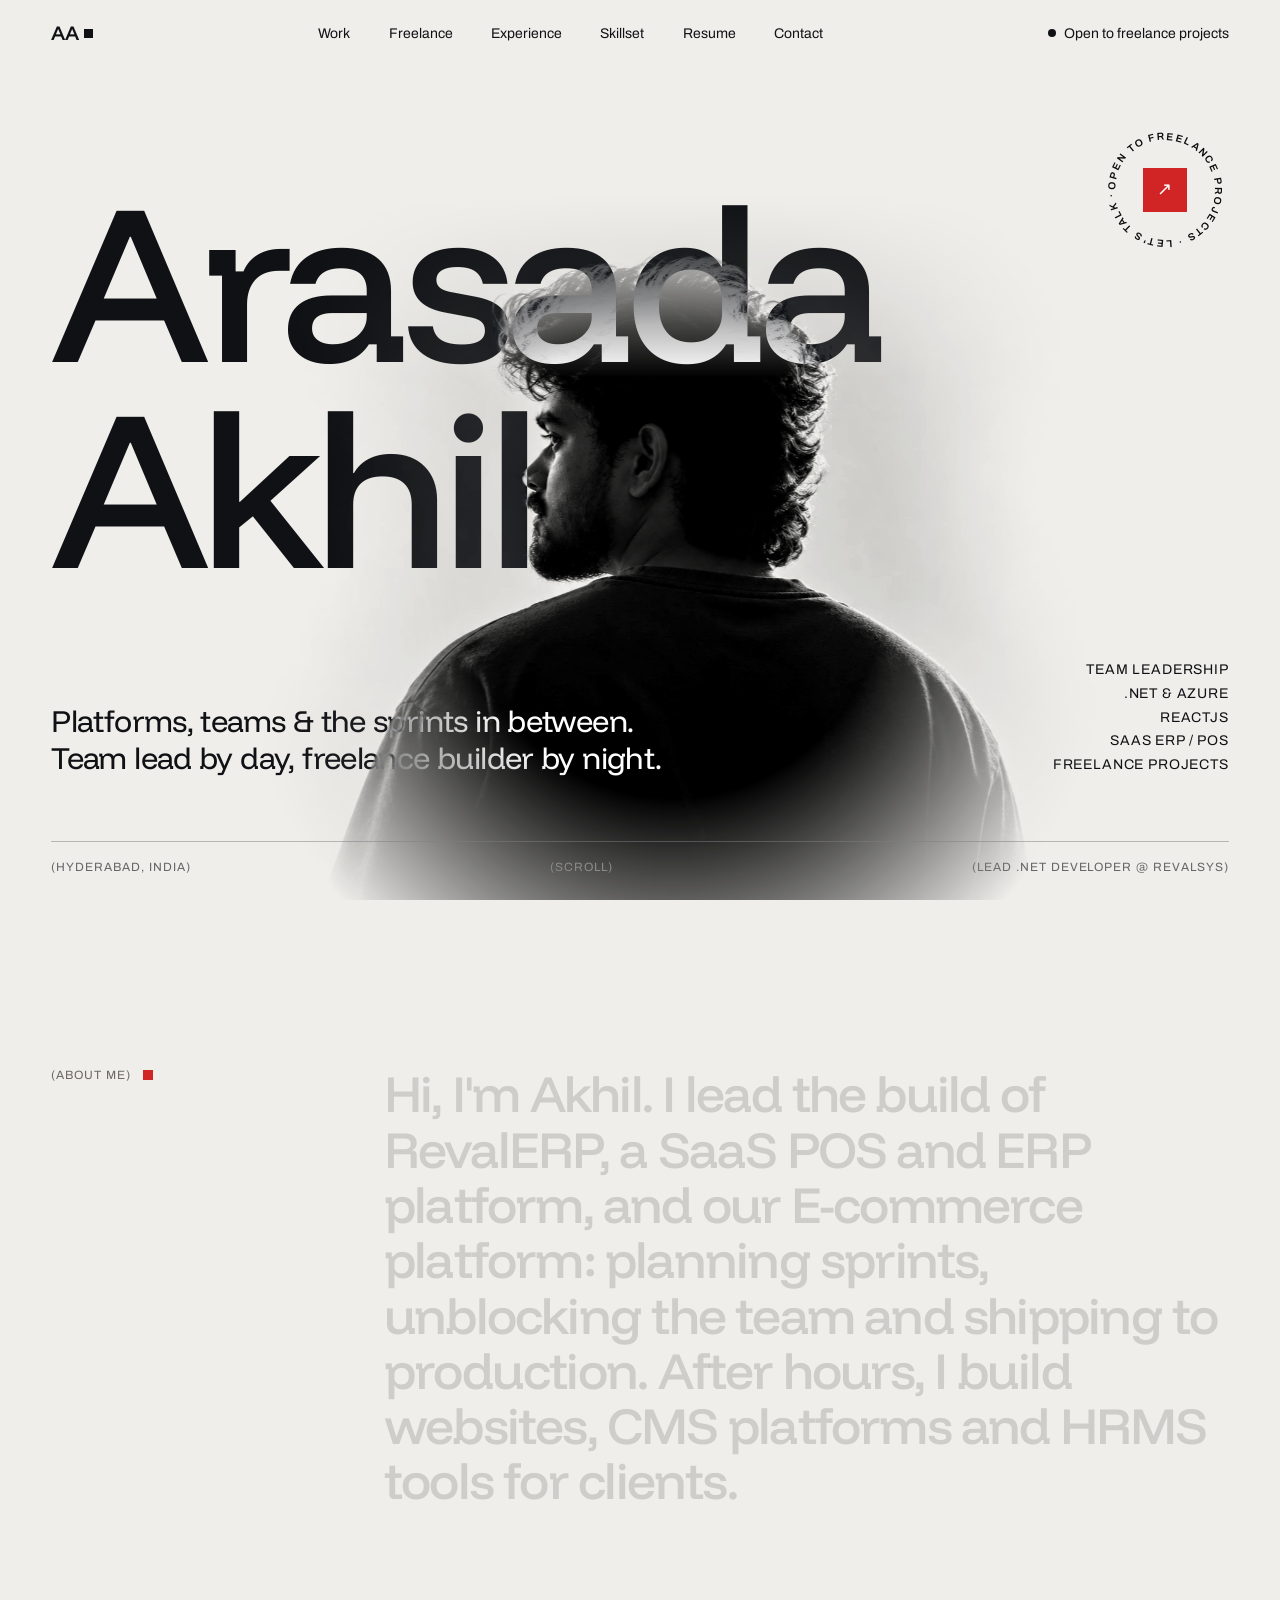
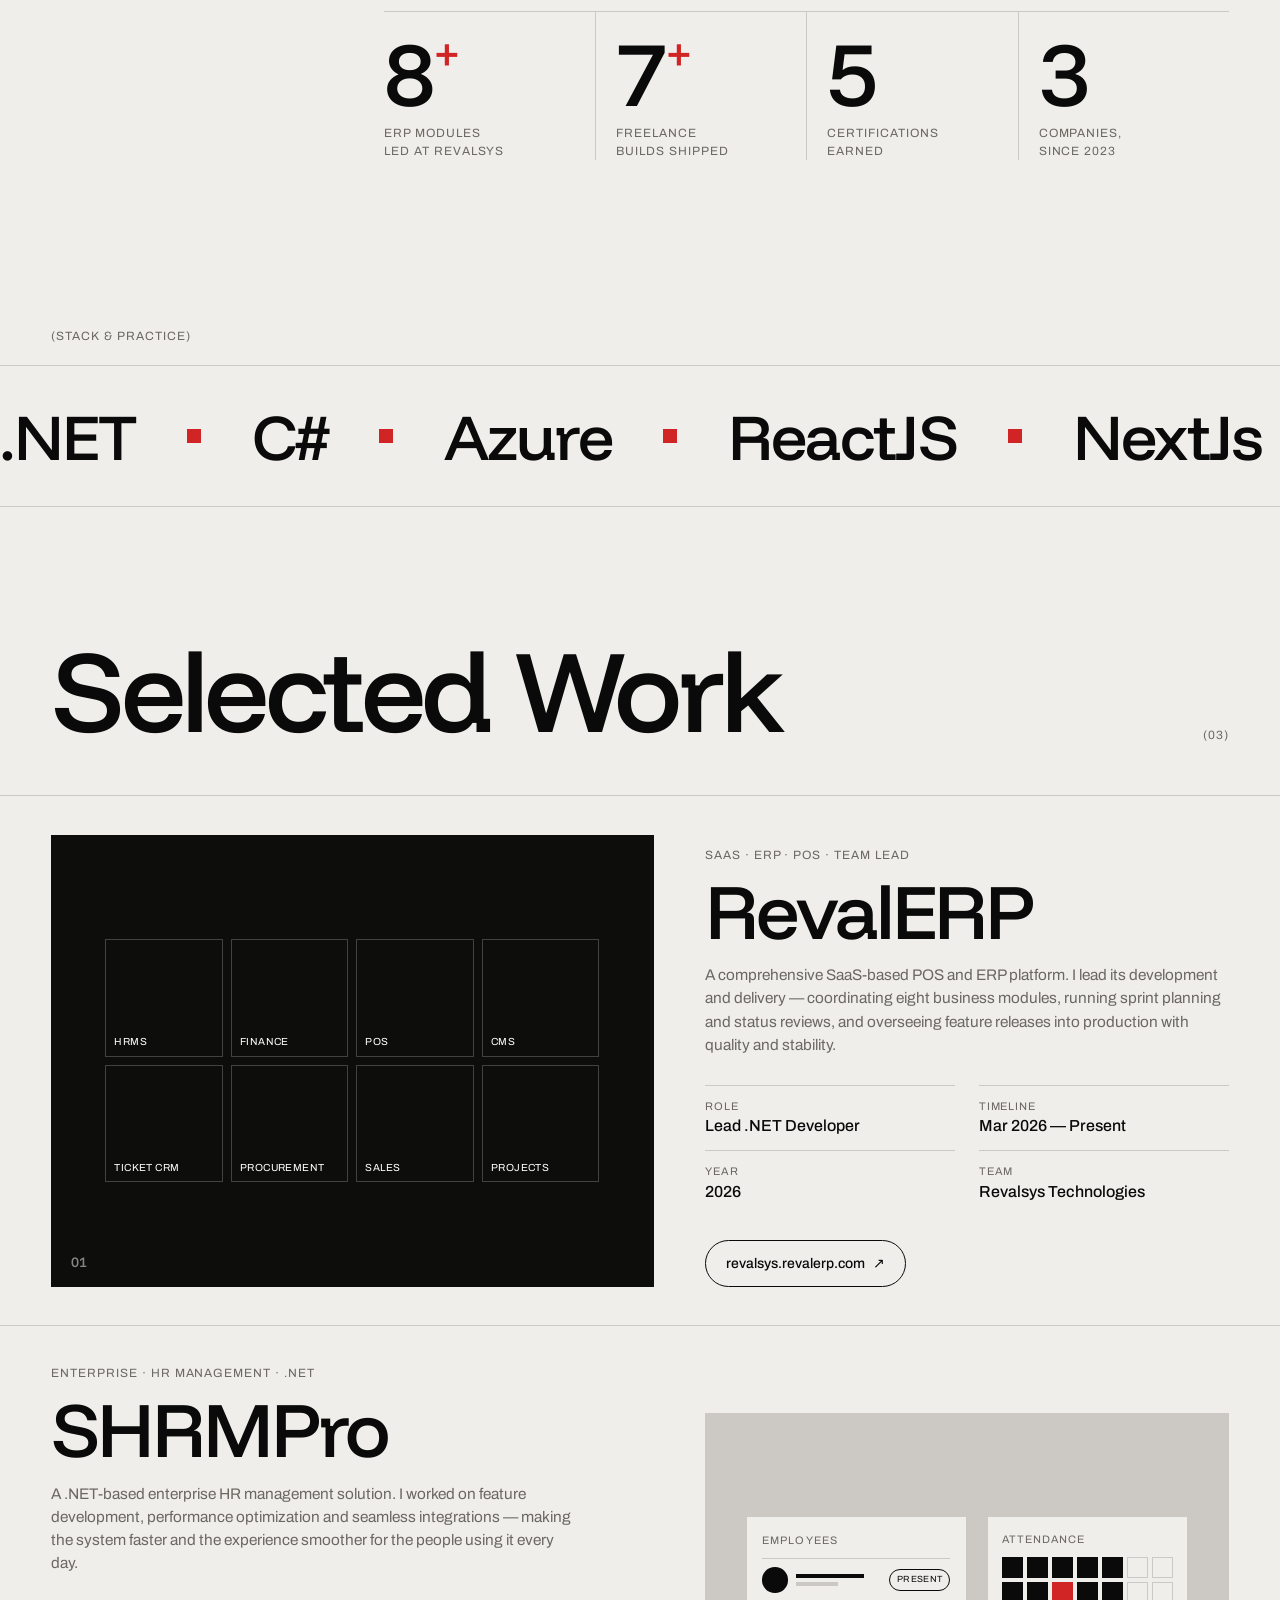
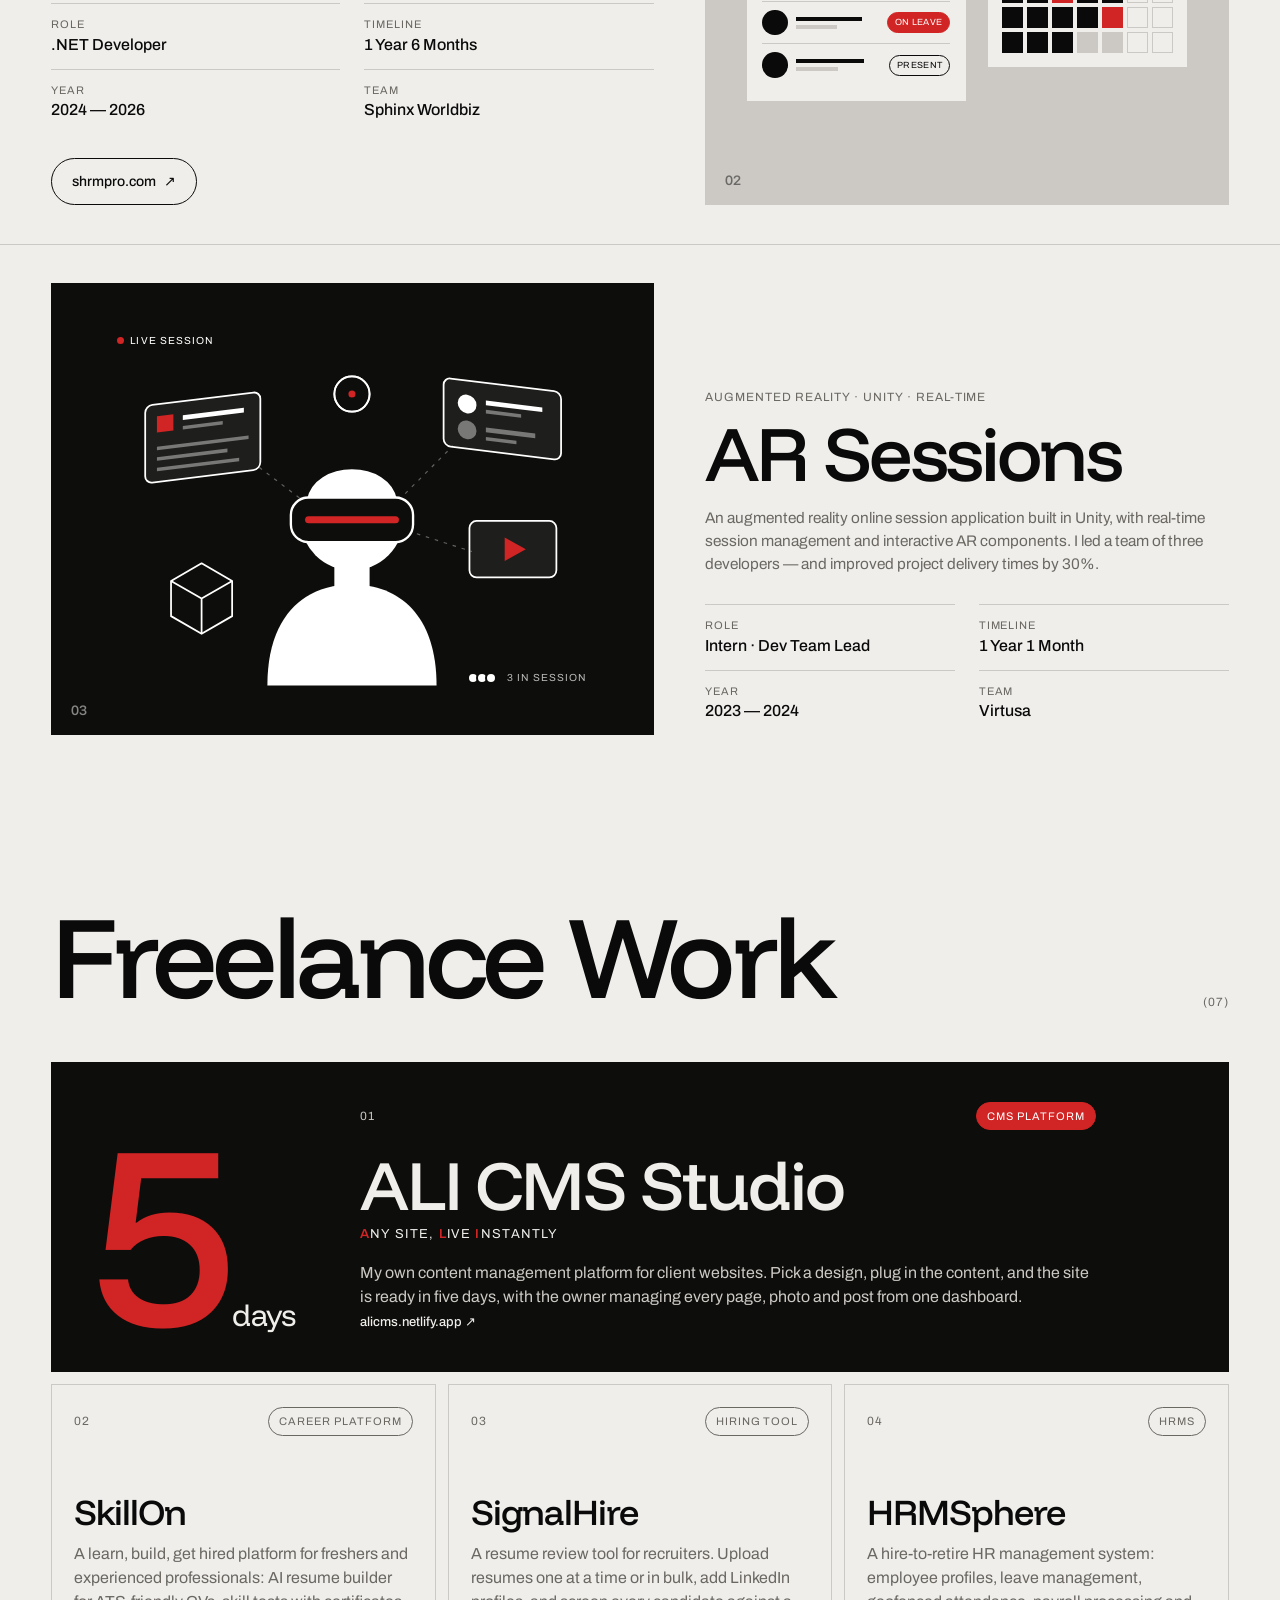
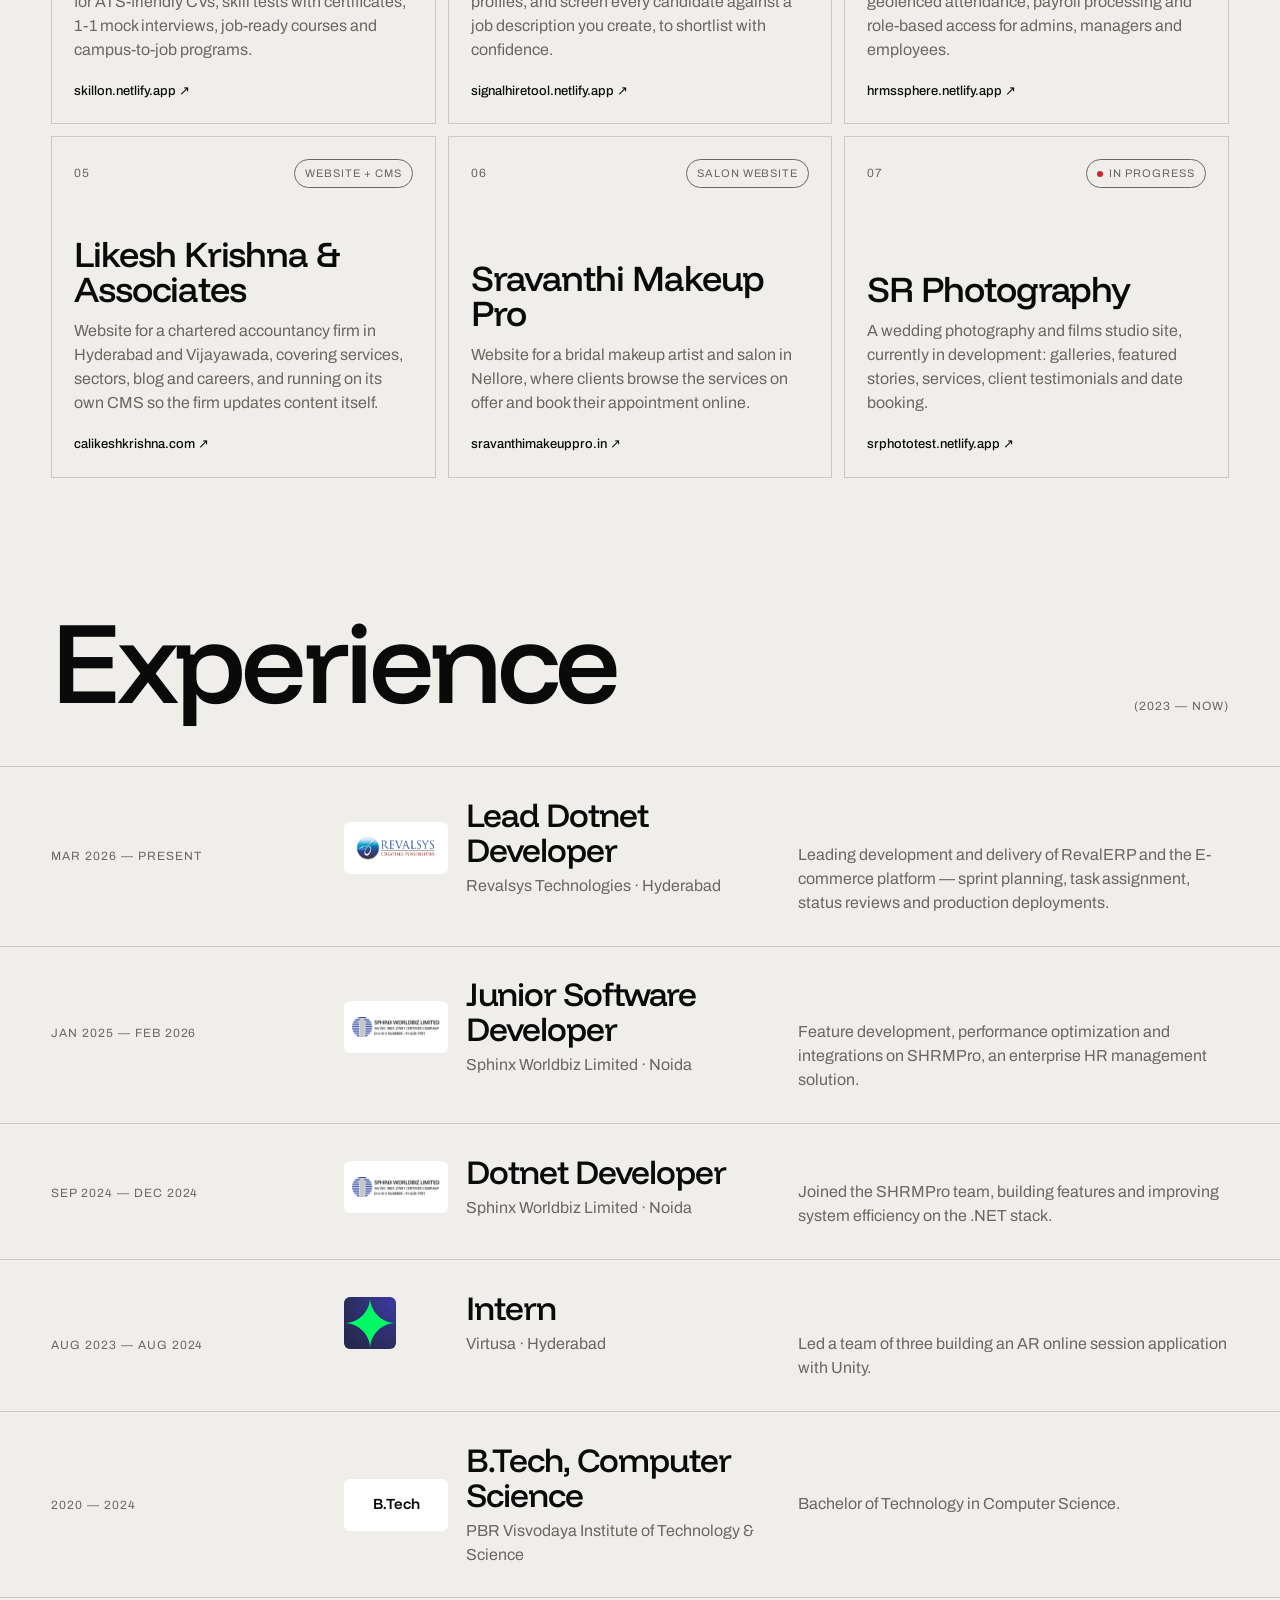
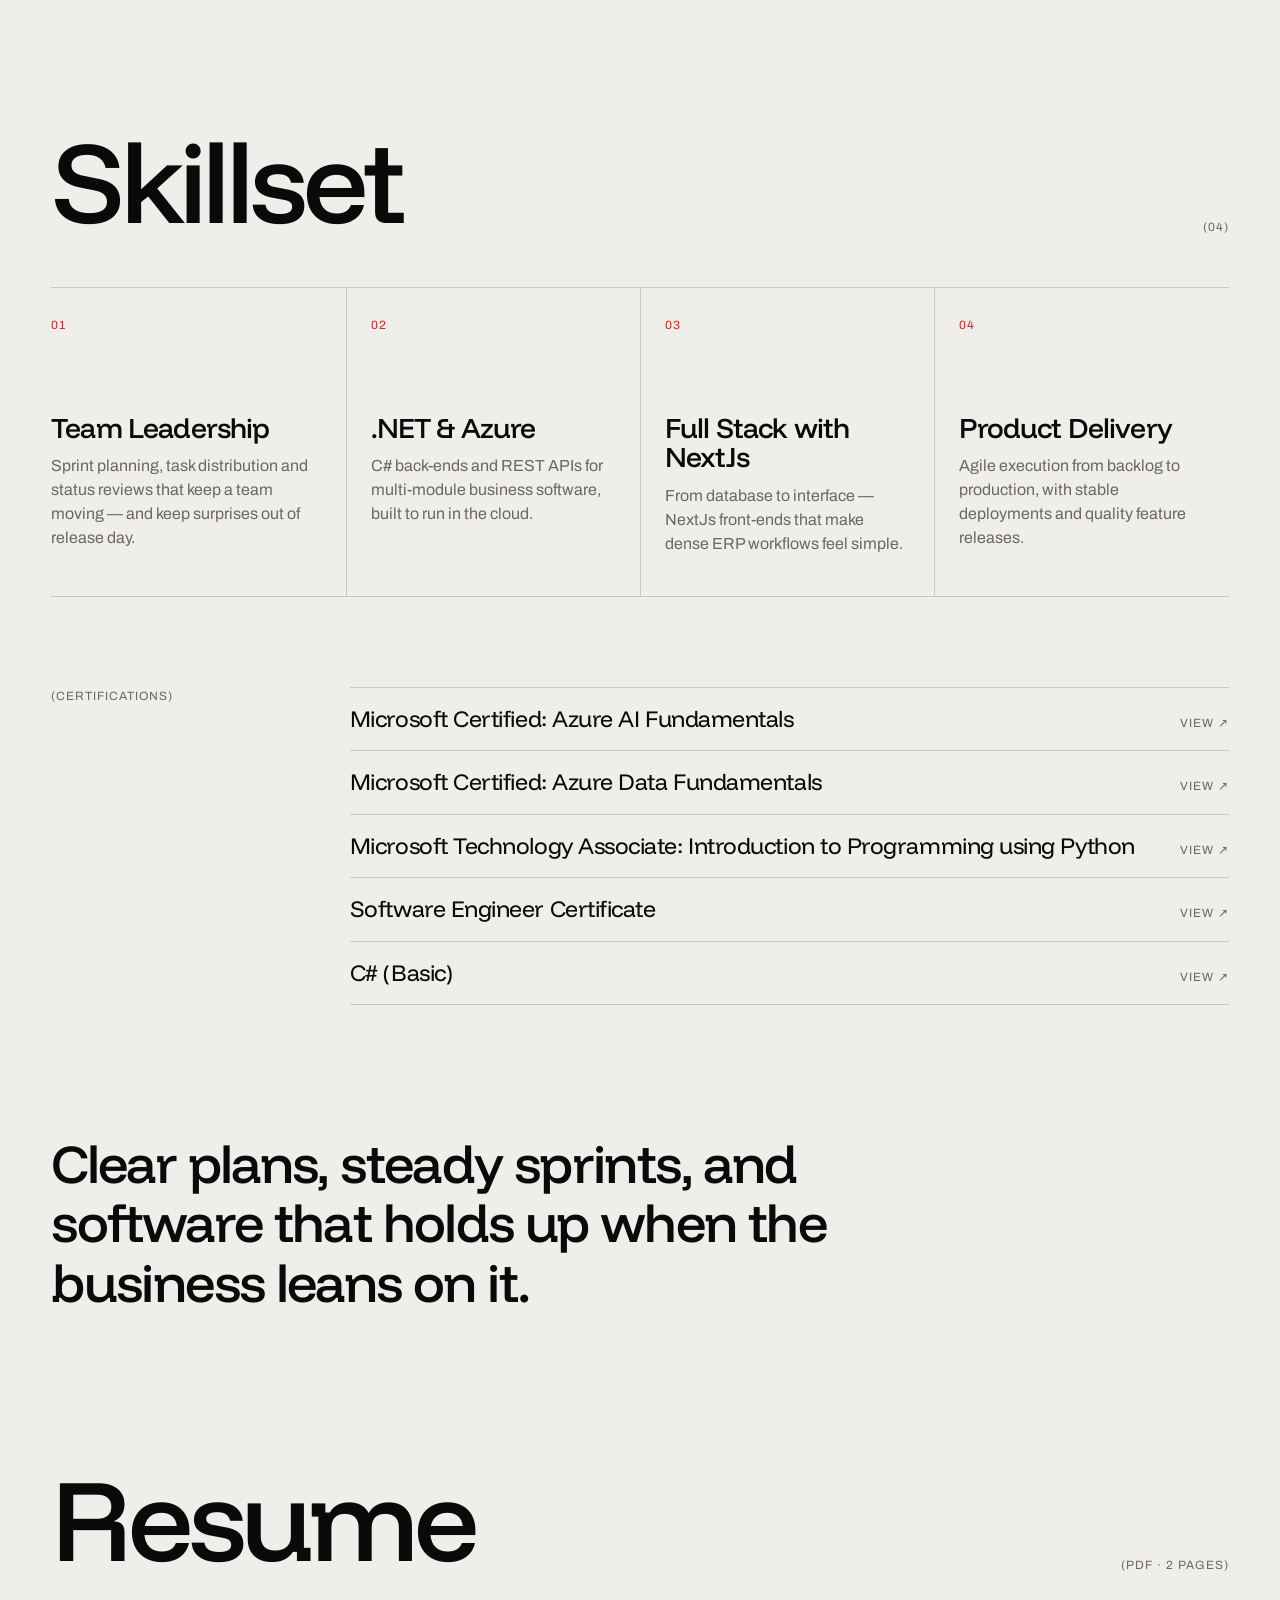
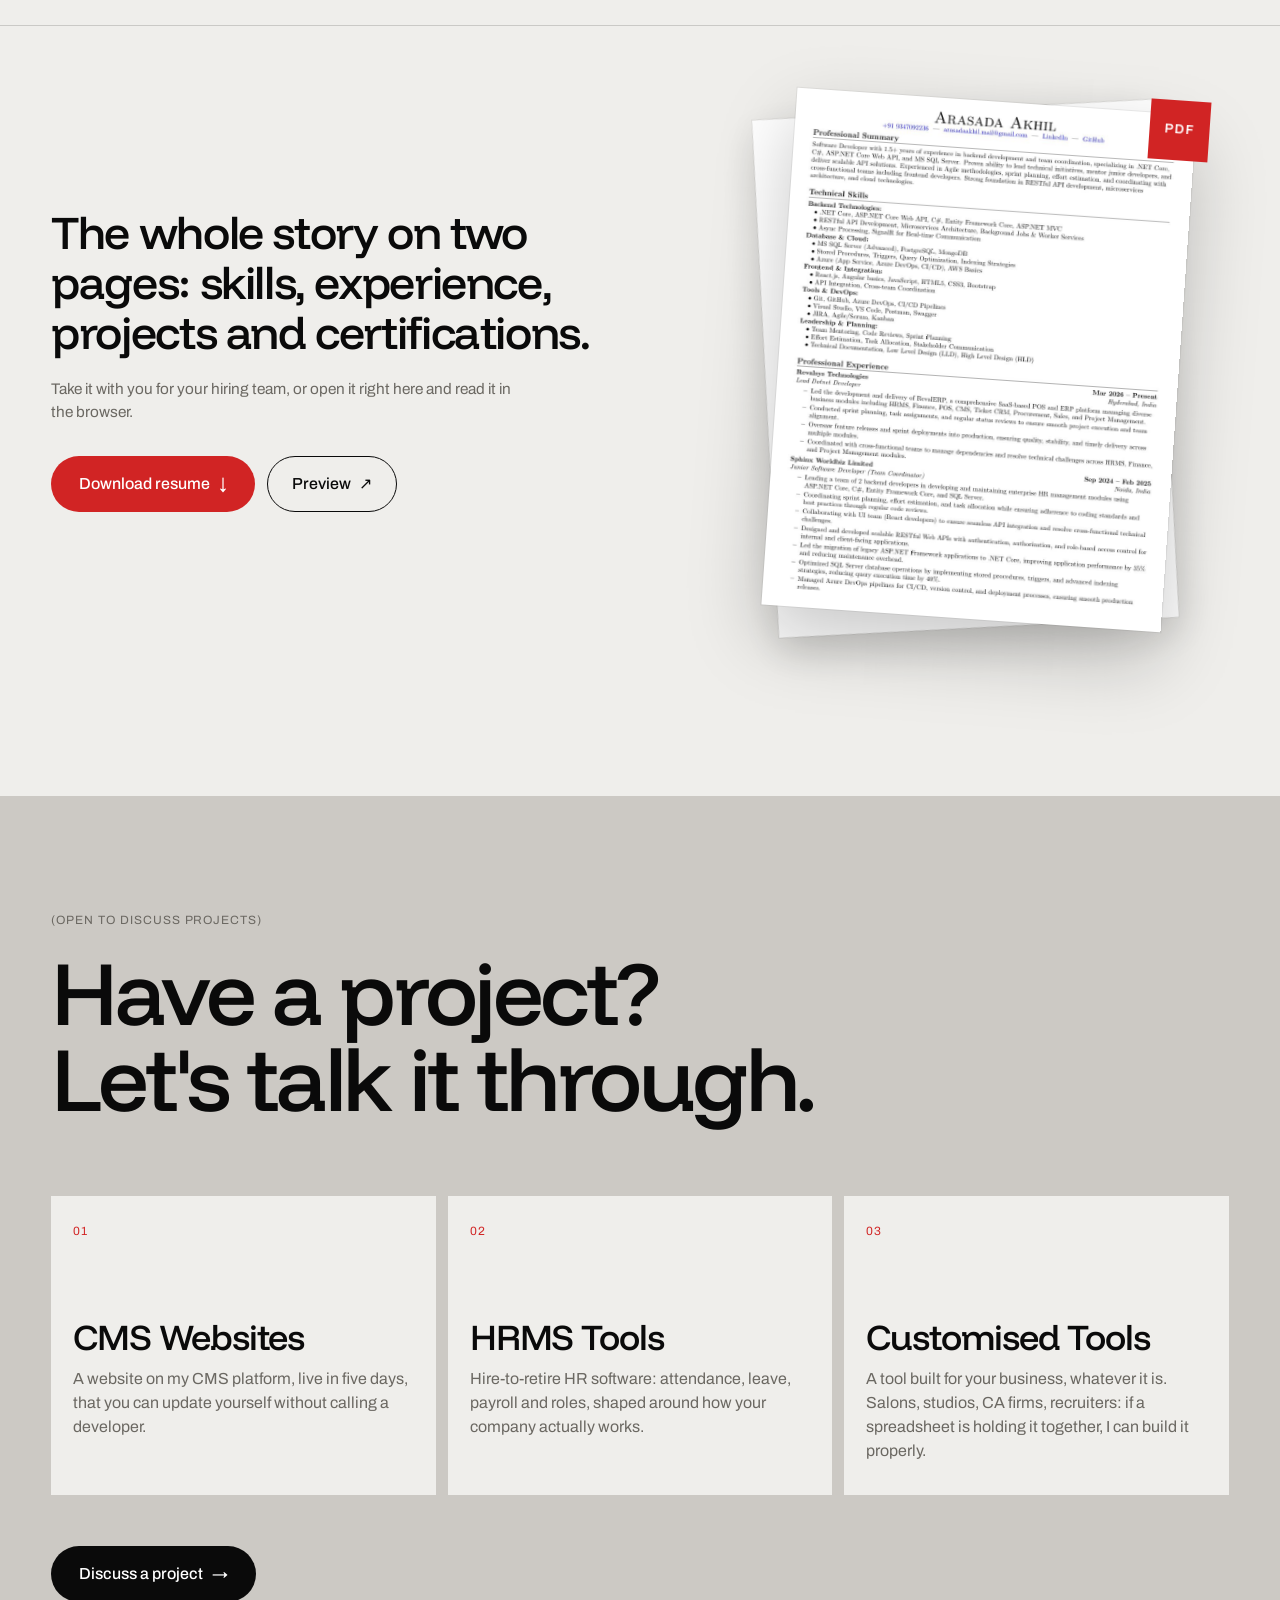
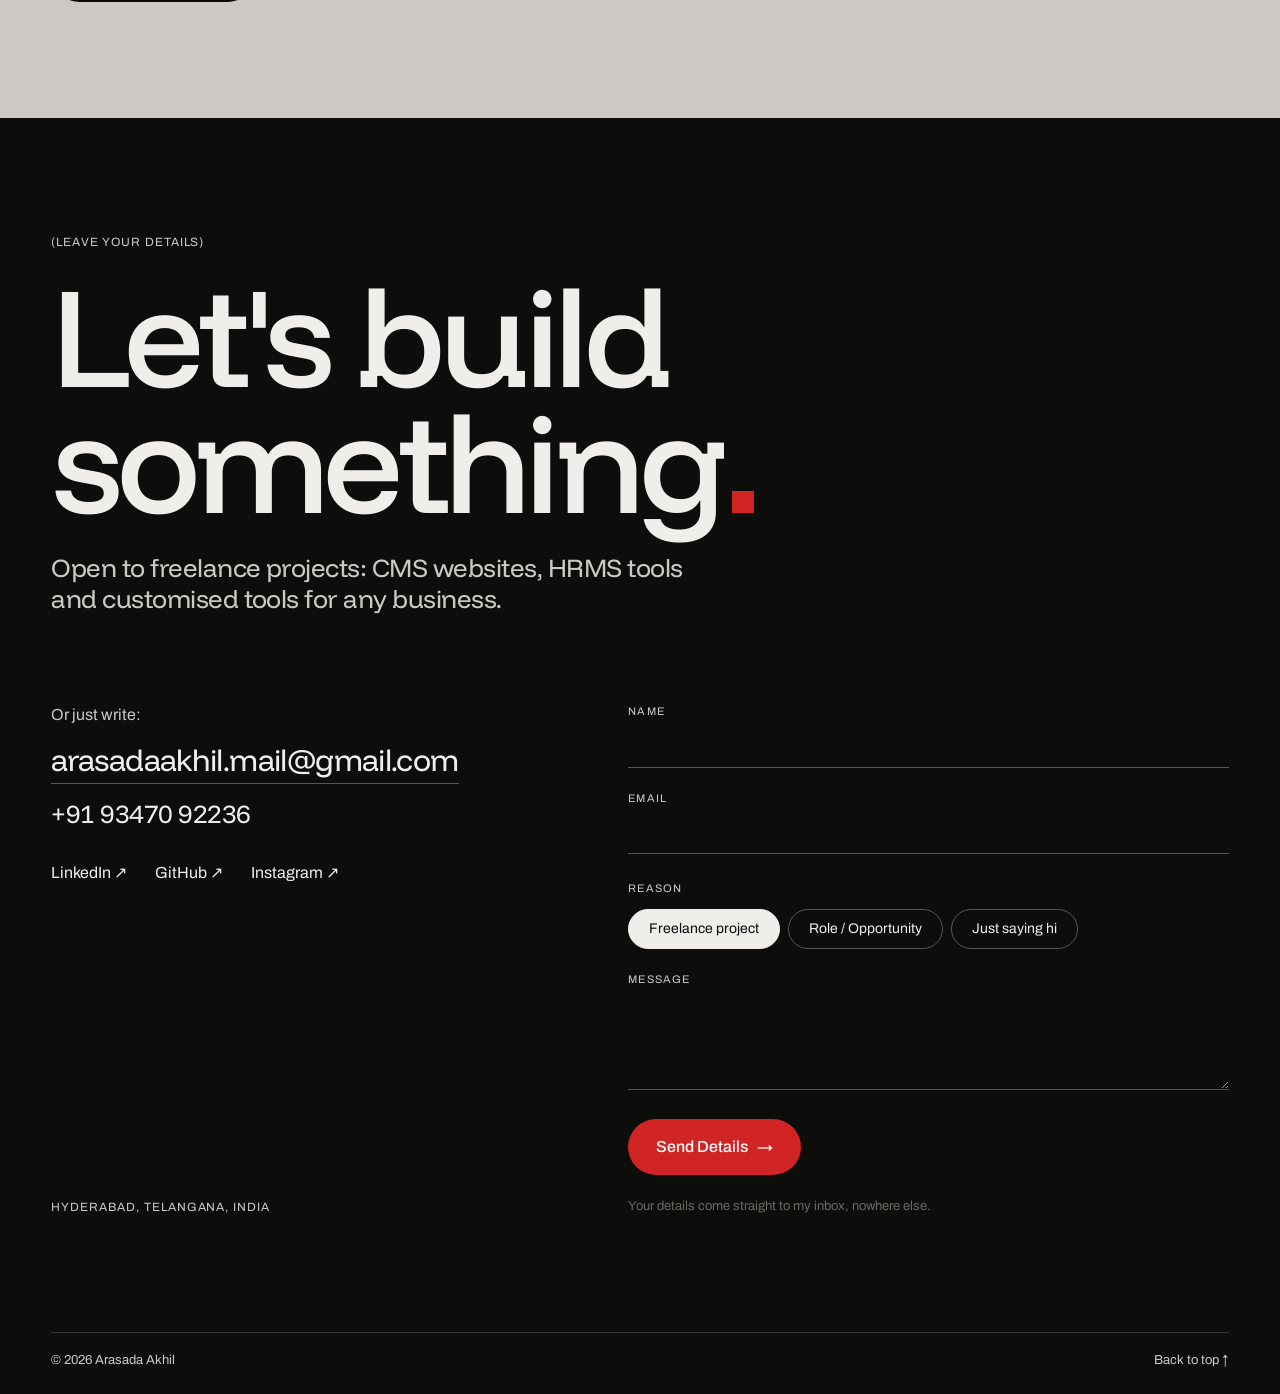
<file: index.html>
<!DOCTYPE html>
<html lang="en">
<head>
  <meta charset="UTF-8">
  <meta name="viewport" content="width=device-width, initial-scale=1.0">
  <title>Arasada Akhil — Team Lead & Full Stack Developer</title>
  <meta name="description" content="Arasada Akhil — Team Lead and Full Stack Developer (.NET & ReactJS) building SaaS ERP and POS platforms in Hyderabad, India.">
  <meta property="og:title" content="Arasada Akhil — Team Lead & Full Stack Developer">
  <meta property="og:description" content="SaaS ERP/POS platforms, .NET on Azure, ReactJS, plus freelance websites, CMS, HRMS and custom tools.">
  <meta property="og:type" content="profile">
  <meta property="og:url" content="https://arasadaakhil.website/">
  <meta property="og:site_name" content="Arasada Akhil">
  <meta property="og:image" content="https://arasadaakhil.website/assets/og-image.jpg">
  <meta property="og:image:width" content="1200">
  <meta property="og:image:height" content="630">
  <meta property="og:image:alt" content="Arasada Akhil, Team Lead and Full Stack Developer">
  <meta property="profile:first_name" content="Akhil">
  <meta property="profile:last_name" content="Arasada">
  <meta name="twitter:card" content="summary_large_image">
  <meta name="twitter:title" content="Arasada Akhil — Team Lead & Full Stack Developer">
  <meta name="twitter:description" content="SaaS ERP/POS platforms, .NET on Azure, ReactJS, plus freelance websites, CMS, HRMS and custom tools.">
  <meta name="twitter:image" content="https://arasadaakhil.website/assets/og-image.jpg">
  <meta name="author" content="Arasada Akhil">
  <meta name="robots" content="index, follow, max-image-preview:large">
  <meta name="theme-color" content="#efeeeb">
  <link rel="canonical" href="https://arasadaakhil.website/">
  <script type="application/ld+json">
  {
    "@context": "https://schema.org",
    "@type": "Person",
    "name": "Arasada Akhil",
    "givenName": "Akhil",
    "familyName": "Arasada",
    "jobTitle": "Lead .NET Developer",
    "description": "Team Lead and Full Stack Developer building SaaS ERP, POS and E-commerce platforms, and freelance websites, CMS platforms and HRMS tools.",
    "url": "https://arasadaakhil.website/",
    "image": "https://arasadaakhil.website/assets/akhil.webp",
    "email": "mailto:arasadaakhil.mail@gmail.com",
    "worksFor": { "@type": "Organization", "name": "Revalsys Technologies", "url": "https://www.revalsys.com/" },
    "alumniOf": { "@type": "CollegeOrUniversity", "name": "Parvatha Reddy Babul Reddy Visvodaya Institute of Technology & Science" },
    "address": { "@type": "PostalAddress", "addressLocality": "Hyderabad", "addressRegion": "Telangana", "addressCountry": "IN" },
    "knowsAbout": [".NET", "C#", "ASP.NET Core", "Azure", "ReactJS", "NextJs", "REST APIs", "SaaS", "ERP", "POS", "E-commerce", "HRMS", "CMS", "Agile"],
    "sameAs": [
      "https://www.linkedin.com/in/arasadaakhil",
      "https://github.com/akhilarasada",
      "https://www.instagram.com/akhilgaduromeo/"
    ]
  }
  </script>
  <link rel="icon" href="data:image/svg+xml,%3Csvg xmlns='http://www.w3.org/2000/svg' viewBox='0 0 32 32'%3E%3Crect width='32' height='32' fill='%230a0a0a'/%3E%3Crect x='10' y='10' width='12' height='12' fill='%23d12424'/%3E%3C/svg%3E">
  <link rel="preconnect" href="https://fonts.googleapis.com">
  <link rel="preconnect" href="https://fonts.gstatic.com" crossorigin>
  <link href="https://fonts.googleapis.com/css2?family=Archivo:wght@400;500;600&family=Funnel+Display:wght@400;500;600&display=swap" rel="stylesheet">
  <link rel="stylesheet" href="styles.css">
  <script>
    // One address for visitors and Google: send workers.dev and www traffic to the main domain
    if (/\.workers\.dev$|^www\./.test(location.hostname)) {
      location.replace('https://arasadaakhil.website' + location.pathname + location.search + location.hash);
    }
    document.documentElement.classList.add('js');
  </script>
</head>
<body>

  <!-- Preloader -->
  <div class="loader" aria-hidden="true">
    <div class="loader__mark">
      <span>ARASADA</span>
      <i class="loader__block"></i>
      <span>AKHIL</span>
    </div>
  </div>

  <!-- Nav -->
  <header class="nav">
    <a href="#top" class="nav__logo" aria-label="Arasada Akhil, back to top">
      AA<i></i>
    </a>
    <nav class="nav__links" aria-label="Primary">
      <a href="#work">Work</a>
      <a href="#freelance">Freelance</a>
      <a href="#experience">Experience</a>
      <a href="#skills" class="nav__hide">Skillset</a>
      <a href="#resume" class="nav__hide">Resume</a>
      <a href="#contact">Contact</a>
    </nav>
    <a href="#contact" class="nav__cta"><span class="dot"></span>Open to freelance projects</a>
  </header>

  <main id="top">

    <!-- Hero -->
    <section class="hero">
      <div class="hero__portrait">
        <img src="assets/akhil.webp" alt="Portrait of Arasada Akhil, looking to the side" width="1372" height="1147">
      </div>
      <a href="#contact" class="hero__badge" data-cursor="Let's talk" aria-label="Open to freelance projects, get in touch">
        <svg class="hero__badge-ring" viewBox="0 0 120 120" aria-hidden="true">
          <defs><path id="badge-ring" d="M60 60 m-47 0 a47 47 0 1 1 94 0 a47 47 0 1 1 -94 0"/></defs>
          <text><textPath href="#badge-ring" textLength="292" lengthAdjust="spacing">Open to freelance projects · Let's talk · </textPath></text>
        </svg>
        <span class="hero__badge-core" aria-hidden="true">↗</span>
      </a>

      <div class="hero__content">
        <h1 class="hero__title">
          <span class="line"><span>Arasada</span></span>
          <span class="line"><span>Akhil</span></span>
        </h1>

        <div class="hero__row">
          <p class="hero__tag reveal">
            Platforms, teams &amp; the sprints in between.<br>
            Team lead by day, freelance builder by night.
          </p>
          <ul class="hero__list reveal">
            <li>Team Leadership</li>
            <li>.NET &amp; Azure</li>
            <li>ReactJS</li>
            <li>SaaS ERP / POS</li>
            <li>Freelance Projects</li>
          </ul>
        </div>

        <div class="hero__foot">
          <span>(Hyderabad, India)</span>
          <span>(Scroll)</span>
          <span>(Lead .NET Developer @ Revalsys)</span>
        </div>
      </div>
    </section>

    <!-- Intro -->
    <section class="intro" id="about">
      <div class="intro__side">
        <span class="label">(About me)</span>
        <span class="intro__mark" aria-hidden="true"></span>
      </div>

      <div class="intro__main">
        <p class="intro__text" data-words>
          Hi, I'm Akhil. I lead the build of <em>RevalERP</em>, a SaaS POS and ERP platform, and our <em>E-commerce</em> platform: planning sprints, unblocking the team and shipping to production. After hours, I build <em>websites, CMS platforms and HRMS tools</em> for clients.
        </p>

        <ul class="stats">
          <li class="stat reveal"><b data-count="8">8</b><span>ERP modules<br>led at Revalsys</span></li>
          <li class="stat reveal"><b data-count="7">7</b><span>Freelance<br>builds shipped</span></li>
          <li class="stat reveal"><b data-count="5">5</b><span>Certifications<br>earned</span></li>
          <li class="stat reveal"><b data-count="3">3</b><span>Companies,<br>since 2023</span></li>
        </ul>
      </div>
    </section>

    <!-- Marquee -->
    <section class="marquee" aria-label="Tools and practices">
      <p class="label">(Stack &amp; Practice)</p>
      <div class="marquee__track">
        <div class="marquee__inner">
          <span>.NET</span><i></i><span>C#</span><i></i><span>Azure</span><i></i><span>ReactJS</span><i></i><span>NextJs</span><i></i><span>REST APIs</span><i></i><span>SaaS</span><i></i><span>ERP</span><i></i><span>POS</span><i></i><span>Agile</span><i></i><span>Python</span><i></i><span>Unity</span><i></i>
        </div>
        <div class="marquee__inner" aria-hidden="true">
          <span>.NET</span><i></i><span>C#</span><i></i><span>Azure</span><i></i><span>ReactJS</span><i></i><span>NextJs</span><i></i><span>REST APIs</span><i></i><span>SaaS</span><i></i><span>ERP</span><i></i><span>POS</span><i></i><span>Agile</span><i></i><span>Python</span><i></i><span>Unity</span><i></i>
        </div>
      </div>
    </section>

    <!-- Work -->
    <section class="work" id="work">
      <div class="section-head">
        <h2 class="reveal">Selected Work</h2>
        <span class="label">(03)</span>
      </div>

      <article class="project reveal">
        <div class="project__visual project__visual--erp" aria-hidden="true">
          <div class="tiles">
            <span>HRMS</span><span>Finance</span><span>POS</span><span>CMS</span>
            <span>Ticket CRM</span><span>Procurement</span><span>Sales</span><span>Projects</span>
          </div>
          <b class="project__no">01</b>
        </div>
        <div class="project__body">
          <p class="label">SaaS · ERP · POS · Team Lead</p>
          <h3>RevalERP</h3>
          <p class="project__desc">A comprehensive SaaS-based POS and ERP platform. I lead its development and delivery — coordinating eight business modules, running sprint planning and status reviews, and overseeing feature releases into production with quality and stability.</p>
          <dl class="meta">
            <div><dt>Role</dt><dd>Lead .NET Developer</dd></div>
            <div><dt>Timeline</dt><dd>Mar 2026 — Present</dd></div>
            <div><dt>Year</dt><dd>2026</dd></div>
            <div><dt>Team</dt><dd>Revalsys Technologies</dd></div>
          </dl>
          <a class="link-btn" href="https://revalsys.revalerp.com/" target="_blank" rel="noopener" data-cursor="Visit">revalsys.revalerp.com <span aria-hidden="true">↗</span></a>
        </div>
      </article>

      <article class="project project--flip reveal">
        <div class="project__visual project__visual--hr" aria-hidden="true">
          <div class="hr">
            <div class="hr__people">
              <span class="hr__label">Employees</span>
              <div class="hr__person"><i></i><span><b></b><b></b></span><em>Present</em></div>
              <div class="hr__person"><i></i><span><b></b><b></b></span><em class="hot">On leave</em></div>
              <div class="hr__person"><i></i><span><b></b><b></b></span><em>Present</em></div>
            </div>
            <div class="hr__cal">
              <span class="hr__label">Attendance</span>
              <div class="hr__days">
                <i></i><i></i><i></i><i></i><i></i><i class="off"></i><i class="off"></i>
                <i></i><i></i><i class="hot"></i><i></i><i></i><i class="off"></i><i class="off"></i>
                <i></i><i></i><i></i><i></i><i class="hot"></i><i class="off"></i><i class="off"></i>
                <i></i><i></i><i></i><i class="next"></i><i class="next"></i><i class="off"></i><i class="off"></i>
              </div>
            </div>
          </div>
          <b class="project__no">02</b>
        </div>
        <div class="project__body">
          <p class="label">Enterprise · HR Management · .NET</p>
          <h3>SHRMPro</h3>
          <p class="project__desc">A .NET-based enterprise HR management solution. I worked on feature development, performance optimization and seamless integrations — making the system faster and the experience smoother for the people using it every day.</p>
          <dl class="meta">
            <div><dt>Role</dt><dd>.NET Developer</dd></div>
            <div><dt>Timeline</dt><dd>1 Year 6 Months</dd></div>
            <div><dt>Year</dt><dd>2024 — 2026</dd></div>
            <div><dt>Team</dt><dd>Sphinx Worldbiz</dd></div>
          </dl>
          <a class="link-btn" href="https://www.shrmpro.com/" target="_blank" rel="noopener" data-cursor="Visit">shrmpro.com <span aria-hidden="true">↗</span></a>
        </div>
      </article>

      <article class="project reveal">
        <div class="project__visual project__visual--ar" aria-hidden="true">
          <div class="ar">
            <span class="ar__tag">Live session</span>
            <svg class="ar__scene" viewBox="0 0 400 300">
              <line class="link" x1="168" y1="150" x2="118" y2="112"/>
              <line class="link" x1="234" y1="148" x2="286" y2="96"/>
              <line class="link" x1="240" y1="166" x2="302" y2="186"/>

              <!-- floating notes panel -->
              <g class="float">
                <g transform="translate(24 62) skewY(-7)">
                  <rect class="glass" width="98" height="66" rx="6"/>
                  <rect class="hot" x="10" y="10" width="14" height="14"/>
                  <rect class="ink" x="32" y="12" width="52" height="4"/>
                  <rect class="dim" x="32" y="21" width="34" height="3"/>
                  <rect class="dim" x="10" y="36" width="78" height="3"/>
                  <rect class="dim" x="10" y="45" width="60" height="3"/>
                  <rect class="dim" x="10" y="54" width="70" height="3"/>
                </g>
              </g>

              <!-- floating participants panel -->
              <g class="float float--b">
                <g transform="translate(278 38) skewY(7)">
                  <rect class="glass" width="100" height="58" rx="6"/>
                  <circle class="ink" cx="20" cy="20" r="8"/>
                  <rect class="ink" x="36" y="15" width="48" height="4"/>
                  <rect class="dim" x="36" y="23" width="30" height="3"/>
                  <circle class="dim" cx="20" cy="42" r="8"/>
                  <rect class="dim" x="36" y="38" width="42" height="4"/>
                  <rect class="dim" x="36" y="46" width="26" height="3"/>
                </g>
              </g>

              <!-- floating video panel -->
              <g class="float float--c">
                <g transform="translate(300 160)">
                  <rect class="glass" width="74" height="48" rx="6"/>
                  <path class="hot" d="M30 14 L48 24 L30 34 Z"/>
                </g>
              </g>

              <!-- wireframe cube -->
              <g class="float float--b">
                <g class="spin">
                  <path class="wire" d="M72 196 L98 211 L98 241 L72 256 L46 241 L46 211 Z"/>
                  <path class="wire" d="M72 226 L72 256 M72 226 L46 211 M72 226 L98 211"/>
                </g>
              </g>

              <!-- orbiting sphere -->
              <g class="float float--c">
                <circle class="wire" cx="200" cy="52" r="15"/>
                <ellipse class="wire orbit" cx="200" cy="52" rx="15" ry="15"/>
                <circle class="hot" cx="200" cy="52" r="3"/>
              </g>

              <!-- person wearing the headset -->
              <path class="skin" d="M128 300 C128 240 160 214 200 214 C240 214 272 240 272 300 Z"/>
              <rect class="skin" x="185" y="194" width="30" height="28"/>
              <circle class="skin" cx="200" cy="158" r="44"/>
              <path class="strap" d="M159 142 C166 104 234 104 241 142"/>
              <rect class="visor" x="148" y="140" width="104" height="38" rx="15"/>
              <rect class="scan" x="160" y="156" width="80" height="6" rx="3"/>
            </svg>
            <span class="ar__users"><i></i><i></i><i></i> 3 in session</span>
          </div>
          <b class="project__no">03</b>
        </div>
        <div class="project__body">
          <p class="label">Augmented Reality · Unity · Real-time</p>
          <h3>AR Sessions</h3>
          <p class="project__desc">An augmented reality online session application built in Unity, with real-time session management and interactive AR components. I led a team of three developers — and improved project delivery times by 30%.</p>
          <dl class="meta">
            <div><dt>Role</dt><dd>Intern · Dev Team Lead</dd></div>
            <div><dt>Timeline</dt><dd>1 Year 1 Month</dd></div>
            <div><dt>Year</dt><dd>2023 — 2024</dd></div>
            <div><dt>Team</dt><dd>Virtusa</dd></div>
          </dl>
        </div>
      </article>
    </section>

    <!-- Freelance -->
    <section class="freelance" id="freelance">
      <div class="section-head">
        <h2 class="reveal">Freelance Work</h2>
        <span class="label">(07)</span>
      </div>

      <div class="fl">
        <a class="fl__card fl__card--feature reveal" href="https://alicms.netlify.app/" target="_blank" rel="noopener" data-cursor="Open">
          <div class="fl__big" aria-hidden="true"><b>5</b><span>days</span></div>
          <div>
            <div class="fl__top"><span>01</span><span class="tag tag--red">CMS Platform</span></div>
            <h3>ALI CMS Studio</h3>
            <p class="fl__full"><b>A</b>ny site, <b>L</b>ive <b>I</b>nstantly</p>
            <p>My own content management platform for client websites. Pick a design, plug in the content, and the site is ready in five days, with the owner managing every page, photo and post from one dashboard.</p>
            <span class="fl__url">alicms.netlify.app ↗</span>
          </div>
        </a>

        <a class="fl__card reveal" href="https://skillon.netlify.app/" target="_blank" rel="noopener" data-cursor="Open">
          <div class="fl__top"><span>02</span><span class="tag">Career Platform</span></div>
          <h3>SkillOn</h3>
          <p>A learn, build, get hired platform for freshers and experienced professionals: AI resume builder for ATS-friendly CVs, skill tests with certificates, 1-1 mock interviews, job-ready courses and campus-to-job programs.</p>
          <span class="fl__url">skillon.netlify.app ↗</span>
        </a>

        <a class="fl__card reveal" href="https://signalhiretool.netlify.app/" target="_blank" rel="noopener" data-cursor="Open">
          <div class="fl__top"><span>03</span><span class="tag">Hiring Tool</span></div>
          <h3>SignalHire</h3>
          <p>A resume review tool for recruiters. Upload resumes one at a time or in bulk, add LinkedIn profiles, and screen every candidate against a job description you create, to shortlist with confidence.</p>
          <span class="fl__url">signalhiretool.netlify.app ↗</span>
        </a>

        <a class="fl__card reveal" href="https://hrmssphere.netlify.app/" target="_blank" rel="noopener" data-cursor="Open">
          <div class="fl__top"><span>04</span><span class="tag">HRMS</span></div>
          <h3>HRMSphere</h3>
          <p>A hire-to-retire HR management system: employee profiles, leave management, geofenced attendance, payroll processing and role-based access for admins, managers and employees.</p>
          <span class="fl__url">hrmssphere.netlify.app ↗</span>
        </a>

        <a class="fl__card reveal" href="https://calikeshkrishna.com/" target="_blank" rel="noopener" data-cursor="Open">
          <div class="fl__top"><span>05</span><span class="tag">Website + CMS</span></div>
          <h3>Likesh Krishna &amp; Associates</h3>
          <p>Website for a chartered accountancy firm in Hyderabad and Vijayawada, covering services, sectors, blog and careers, and running on its own CMS so the firm updates content itself.</p>
          <span class="fl__url">calikeshkrishna.com ↗</span>
        </a>

        <a class="fl__card reveal" href="https://sravanthimakeuppro.in/" target="_blank" rel="noopener" data-cursor="Open">
          <div class="fl__top"><span>06</span><span class="tag">Salon Website</span></div>
          <h3>Sravanthi Makeup Pro</h3>
          <p>Website for a bridal makeup artist and salon in Nellore, where clients browse the services on offer and book their appointment online.</p>
          <span class="fl__url">sravanthimakeuppro.in ↗</span>
        </a>

        <a class="fl__card reveal" href="https://srphototest.netlify.app/" target="_blank" rel="noopener" data-cursor="Preview">
          <div class="fl__top"><span>07</span><span class="tag tag--live">In progress</span></div>
          <h3>SR Photography</h3>
          <p>A wedding photography and films studio site, currently in development: galleries, featured stories, services, client testimonials and date booking.</p>
          <span class="fl__url">srphototest.netlify.app ↗</span>
        </a>
      </div>
    </section>

    <!-- Experience -->
    <section class="exp" id="experience">
      <div class="section-head">
        <h2 class="reveal">Experience</h2>
        <span class="label">(2023 — Now)</span>
      </div>

      <ol class="exp__list">
        <li class="exp__row reveal">
          <span class="exp__date">Mar 2026 — Present</span>
          <div class="exp__main">
            <span class="exp__logo"><img src="assets/logos/revalsys.webp" alt="Revalsys Technologies logo" loading="lazy"></span>
            <div>
            <h3>Lead Dotnet Developer</h3>
            <p class="exp__co">Revalsys Technologies · Hyderabad</p>
            </div>
          </div>
          <p class="exp__note">Leading development and delivery of RevalERP and the E-commerce platform — sprint planning, task assignment, status reviews and production deployments.</p>
        </li>
        <li class="exp__row reveal">
          <span class="exp__date">Jan 2025 — Feb 2026</span>
          <div class="exp__main">
            <span class="exp__logo"><img src="assets/logos/sphinx.svg" alt="Sphinx Worldbiz logo" loading="lazy"></span>
            <div>
            <h3>Junior Software Developer</h3>
            <p class="exp__co">Sphinx Worldbiz Limited · Noida</p>
            </div>
          </div>
          <p class="exp__note">Feature development, performance optimization and integrations on SHRMPro, an enterprise HR management solution.</p>
        </li>
        <li class="exp__row reveal">
          <span class="exp__date">Sep 2024 — Dec 2024</span>
          <div class="exp__main">
            <span class="exp__logo"><img src="assets/logos/sphinx.svg" alt="Sphinx Worldbiz logo" loading="lazy"></span>
            <div>
            <h3>Dotnet Developer</h3>
            <p class="exp__co">Sphinx Worldbiz Limited · Noida</p>
            </div>
          </div>
          <p class="exp__note">Joined the SHRMPro team, building features and improving system efficiency on the .NET stack.</p>
        </li>
        <li class="exp__row reveal">
          <span class="exp__date">Aug 2023 — Aug 2024</span>
          <div class="exp__main">
            <span class="exp__logo exp__logo--fill"><img src="assets/logos/virtusa.jpg" alt="Virtusa logo" loading="lazy"></span>
            <div>
            <h3>Intern</h3>
            <p class="exp__co">Virtusa · Hyderabad</p>
            </div>
          </div>
          <p class="exp__note">Led a team of three building an AR online session application with Unity.</p>
        </li>
        <li class="exp__row reveal">
          <span class="exp__date">2020 — 2024</span>
          <div class="exp__main">
            <span class="exp__logo exp__logo--text" aria-hidden="true">B.Tech</span>
            <div>
            <h3>B.Tech, Computer Science</h3>
            <p class="exp__co">PBR Visvodaya Institute of Technology &amp; Science</p>
            </div>
          </div>
          <p class="exp__note">Bachelor of Technology in Computer Science.</p>
        </li>
      </ol>
    </section>

    <!-- Skillset -->
    <section class="skills" id="skills">
      <div class="section-head">
        <h2 class="reveal">Skillset</h2>
        <span class="label">(04)</span>
      </div>

      <div class="skills__grid">
        <div class="skill reveal">
          <span class="skill__no">01</span>
          <h3>Team Leadership</h3>
          <p>Sprint planning, task distribution and status reviews that keep a team moving — and keep surprises out of release day.</p>
        </div>
        <div class="skill reveal">
          <span class="skill__no">02</span>
          <h3>.NET &amp; Azure</h3>
          <p>C# back-ends and REST APIs for multi-module business software, built to run in the cloud.</p>
        </div>
        <div class="skill reveal">
          <span class="skill__no">03</span>
          <h3>Full Stack with NextJs</h3>
          <p>From database to interface — NextJs front-ends that make dense ERP workflows feel simple.</p>
        </div>
        <div class="skill reveal">
          <span class="skill__no">04</span>
          <h3>Product Delivery</h3>
          <p>Agile execution from backlog to production, with stable deployments and quality feature releases.</p>
        </div>
      </div>

      <div class="certs reveal">
        <p class="label">(Certifications)</p>
        <ul>
          <li><button type="button" class="cert" data-cert="assets/certs/azure-ai-fundamentals.jpg"><span>Microsoft Certified: Azure AI Fundamentals</span><i>View ↗</i></button></li>
          <li><button type="button" class="cert" data-cert="assets/certs/azure-data-fundamentals.jpg"><span>Microsoft Certified: Azure Data Fundamentals</span><i>View ↗</i></button></li>
          <li><button type="button" class="cert" data-cert="assets/certs/mta-python.jpg"><span>Microsoft Technology Associate: Introduction to Programming using Python</span><i>View ↗</i></button></li>
          <li><button type="button" class="cert" data-cert="assets/certs/software-engineer.jpg"><span>Software Engineer Certificate</span><i>View ↗</i></button></li>
          <li><button type="button" class="cert" data-cert="assets/certs/csharp-basic.jpg"><span>C# (Basic)</span><i>View ↗</i></button></li>
        </ul>
      </div>

      <!-- Certificate hover preview + full-size viewer -->
      <div class="cert-peek" aria-hidden="true"><img alt=""></div>
      <div class="lightbox" role="dialog" aria-modal="true" aria-label="Certificate" hidden>
        <button type="button" class="lightbox__close" aria-label="Close">Close ✕</button>
        <figure>
          <img alt="">
          <figcaption></figcaption>
        </figure>
      </div>

      <p class="skills__quote reveal">Clear plans, steady sprints, and software that holds up when the business leans on it.</p>
    </section>

    <!-- Resume -->
    <section class="resume" id="resume">
      <div class="section-head">
        <h2 class="reveal">Resume</h2>
        <span class="label">(PDF · 2 pages)</span>
      </div>

      <div class="resume__grid">
        <div class="resume__body reveal">
          <p class="resume__lead">The whole story on two pages: skills, experience, projects and certifications.</p>
          <p class="resume__desc">Take it with you for your hiring team, or open it right here and read it in the browser.</p>
          <div class="resume__actions">
            <a class="btn btn--red" href="assets/Arasada-Akhil-Resume.pdf" download="Arasada-Akhil-Resume.pdf">Download resume <span aria-hidden="true">↓</span></a>
            <a class="link-btn" href="assets/Arasada-Akhil-Resume.pdf" target="_blank" rel="noopener">Preview <span aria-hidden="true">↗</span></a>
          </div>
        </div>

        <a class="paper reveal" href="assets/Arasada-Akhil-Resume.pdf" target="_blank" rel="noopener" aria-label="Open resume preview in a new tab">
          <span class="paper__sheet paper__sheet--back" aria-hidden="true"></span>
          <span class="paper__sheet">
            <img src="assets/resume-preview.jpg" alt="First page of Arasada Akhil's resume" width="980" height="1268" loading="lazy">
          </span>
          <span class="paper__tag" aria-hidden="true">PDF</span>
        </a>
      </div>
    </section>

    <!-- Open for projects -->
    <section class="offer" id="projects">
      <p class="label">(Open to discuss projects)</p>
      <h2 class="reveal">Have a project?<br>Let's talk it through.</h2>

      <div class="offer__grid">
        <div class="offer__card reveal">
          <span class="skill__no">01</span>
          <h3>CMS Websites</h3>
          <p>A website on my CMS platform, live in five days, that you can update yourself without calling a developer.</p>
        </div>
        <div class="offer__card reveal">
          <span class="skill__no">02</span>
          <h3>HRMS Tools</h3>
          <p>Hire-to-retire HR software: attendance, leave, payroll and roles, shaped around how your company actually works.</p>
        </div>
        <div class="offer__card reveal">
          <span class="skill__no">03</span>
          <h3>Customised Tools</h3>
          <p>A tool built for your business, whatever it is. Salons, studios, CA firms, recruiters: if a spreadsheet is holding it together, I can build it properly.</p>
        </div>
      </div>

      <a href="#contact" class="btn btn--dark reveal" data-cursor="Let's talk">Discuss a project <span aria-hidden="true">→</span></a>
    </section>

    <!-- Contact -->
    <section class="contact" id="contact">
      <p class="label">(Leave your details)</p>
      <h2 class="reveal">Let's build<br>something<i class="hero__block"></i></h2>
      <p class="contact__lead reveal">Open to freelance projects: CMS websites, HRMS tools and customised tools for any business.</p>

      <div class="contact__grid">
        <div class="contact__info reveal">
          <p>Or just write:</p>
          <a class="contact__mail" href="mailto:arasadaakhil.mail@gmail.com">arasadaakhil.mail@gmail.com</a>
          <a class="contact__phone" href="tel:+919347092236">+91 93470 92236</a>
          <div class="contact__socials">
            <a class="contact__link" href="https://www.linkedin.com/in/arasadaakhil" target="_blank" rel="noopener">LinkedIn ↗</a>
            <a class="contact__link" href="https://github.com/akhilarasada" target="_blank" rel="noopener">GitHub ↗</a>
            <a class="contact__link" href="https://www.instagram.com/akhilgaduromeo/" target="_blank" rel="noopener">Instagram ↗</a>
          </div>
          <p class="contact__loc">Hyderabad, Telangana, India</p>
        </div>

        <form class="form reveal" id="contact-form">
          <label>
            <span>Name</span>
            <input type="text" name="name" required autocomplete="name">
          </label>
          <label>
            <span>Email</span>
            <input type="email" name="email" required autocomplete="email">
          </label>
          <fieldset>
            <legend>Reason</legend>
            <label class="chip"><input type="radio" name="reason" value="Freelance project" checked><span>Freelance project</span></label>
            <label class="chip"><input type="radio" name="reason" value="Role / Opportunity"><span>Role / Opportunity</span></label>
            <label class="chip"><input type="radio" name="reason" value="Just saying hi"><span>Just saying hi</span></label>
          </fieldset>
          <label>
            <span>Message</span>
            <textarea name="message" rows="3" required></textarea>
          </label>
          <input type="text" name="_honey" class="form__trap" tabindex="-1" autocomplete="off" aria-hidden="true">
          <button type="submit" class="btn">Send Details <span aria-hidden="true">→</span></button>
          <p class="form__note" role="status">Your details come straight to my inbox, nowhere else.</p>
        </form>
      </div>

      <footer class="footer">
        <span>© <span id="year">2026</span> Arasada Akhil</span>
        <a href="#top">Back to top ↑</a>
      </footer>
    </section>

  </main>

  <script src="script.js"></script>
</body>
</html>
</file>
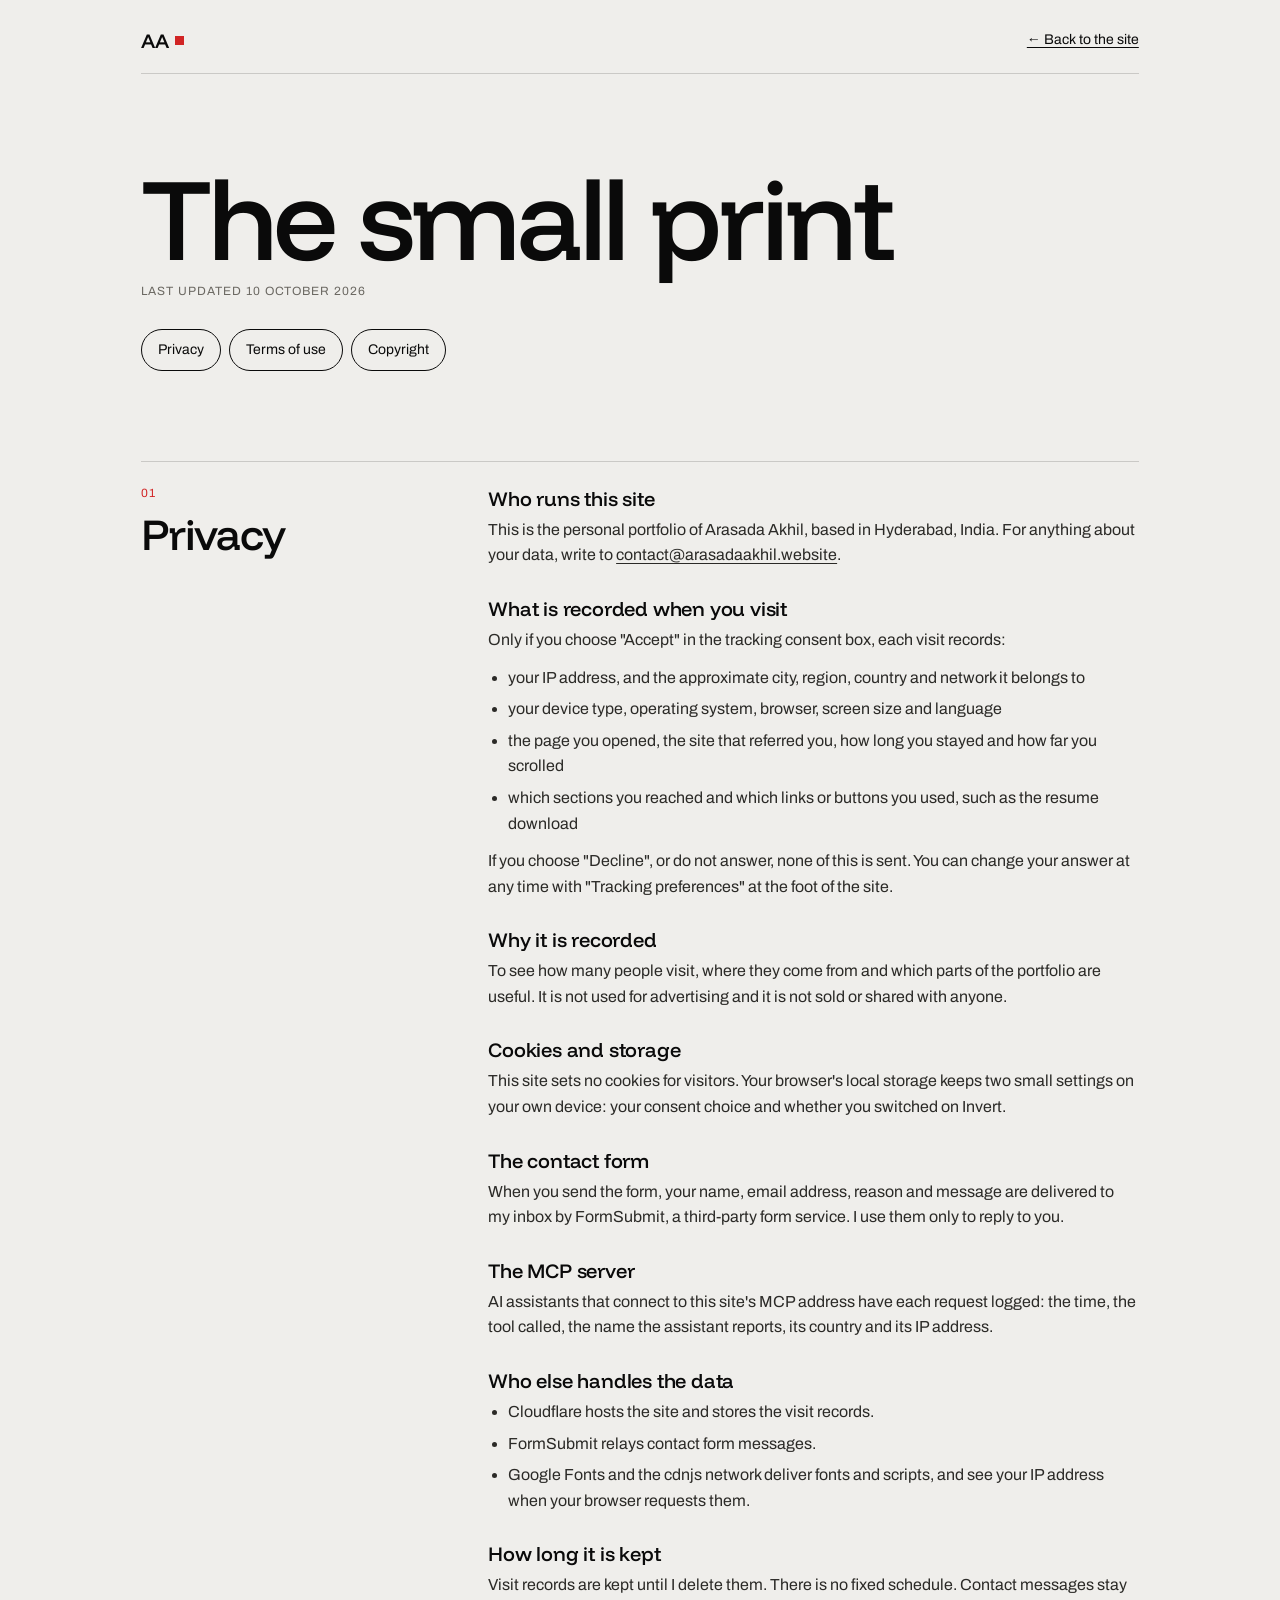
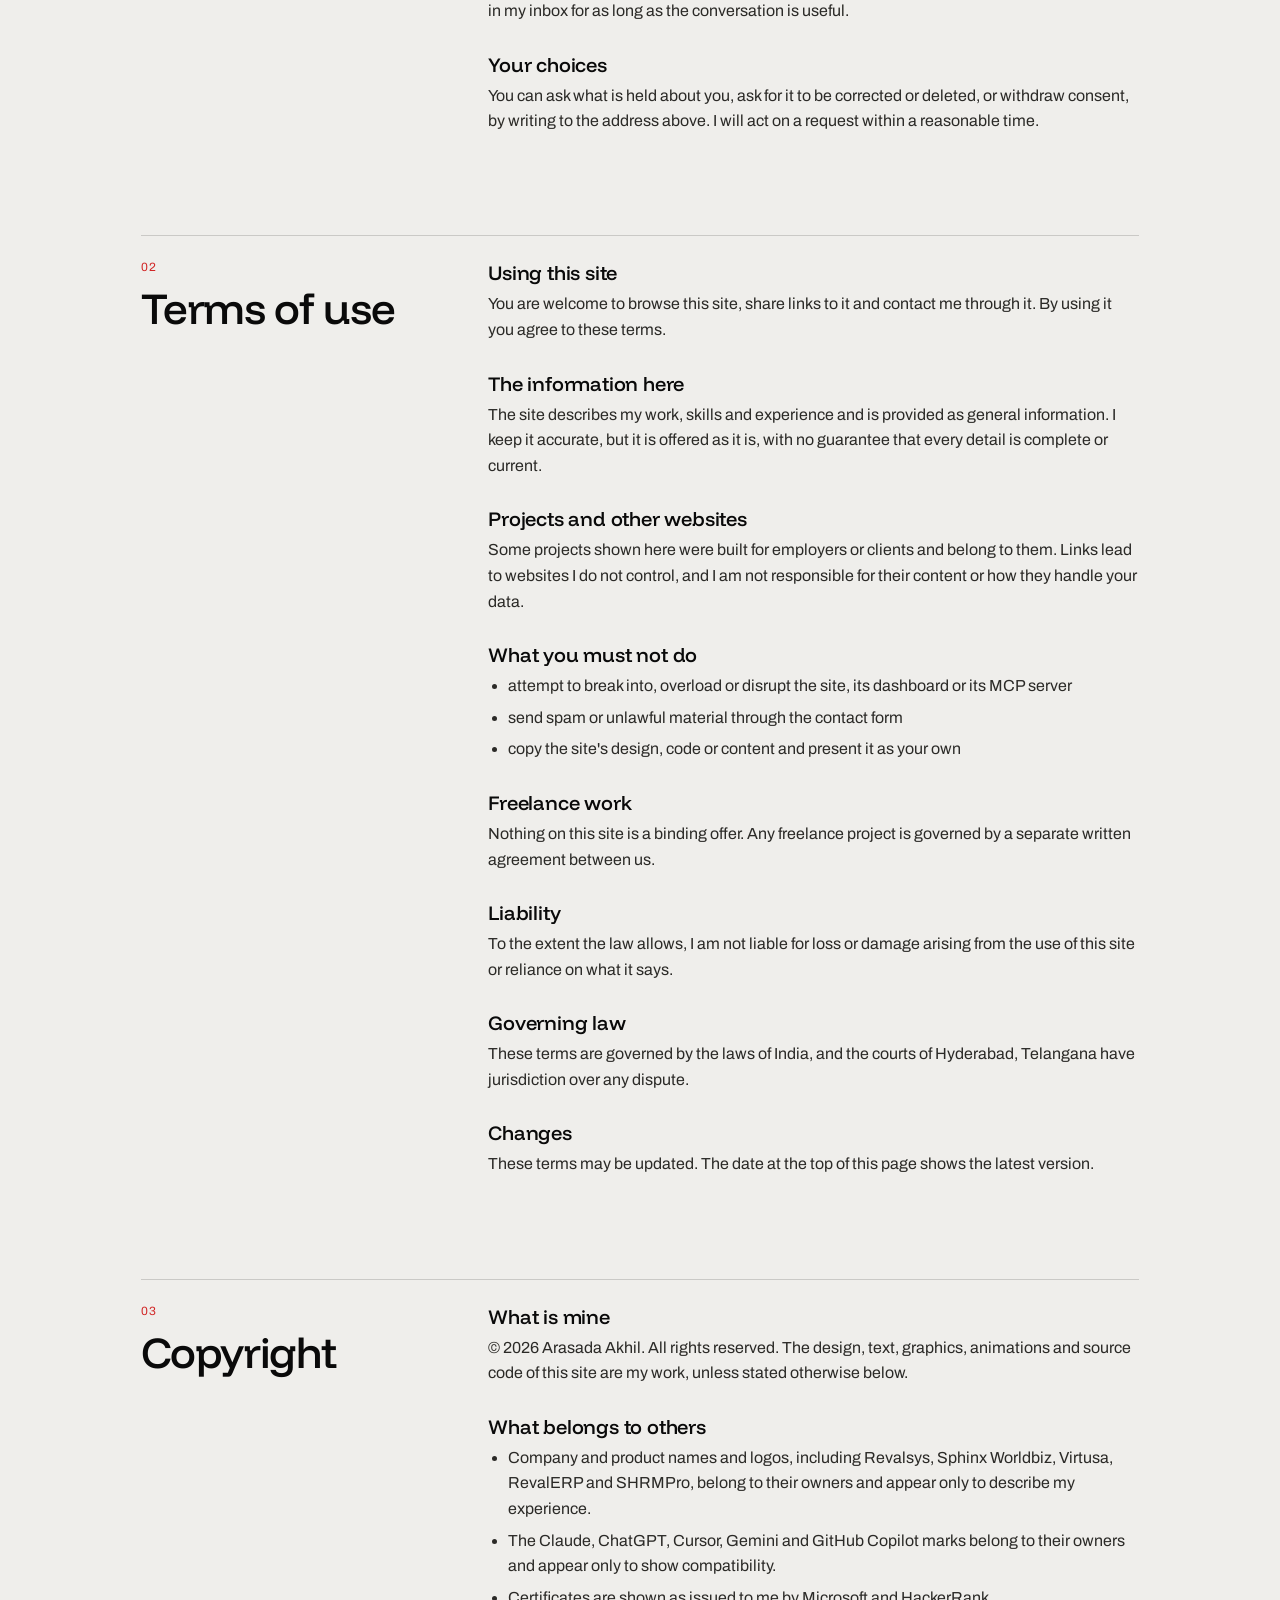
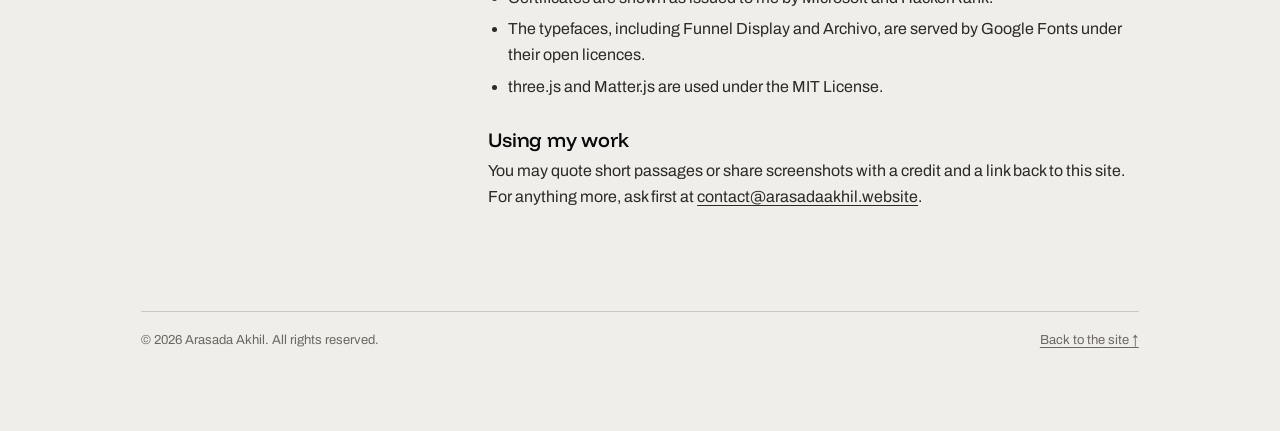
<file: public/legal.html>
<!DOCTYPE html>
<html lang="en">
<head>
  <meta charset="UTF-8">
  <meta name="viewport" content="width=device-width, initial-scale=1.0">
  <title>Privacy, Terms and Copyright — Arasada Akhil</title>
  <meta name="description" content="Privacy policy, terms of use and copyright notice for arasadaakhil.website.">
  <link rel="canonical" href="https://arasadaakhil.website/legal">
  <link rel="icon" href="/favicon.ico" sizes="48x48">
  <link rel="icon" href="/favicon.svg" type="image/svg+xml">
  <link rel="icon" href="/favicon-96.png" type="image/png" sizes="96x96">
  <link rel="apple-touch-icon" href="/apple-touch-icon.png">
  <style>
@font-face { font-family: "Archivo"; font-style: normal; font-weight: 400 600; font-stretch: 100%; font-display: swap; src: url(assets/fonts/archivo.woff2) format("woff2"); }
@font-face { font-family: "Funnel Display"; font-style: normal; font-weight: 400 600; font-display: swap; src: url(assets/fonts/funnel-display.woff2) format("woff2"); }
  </style>
  <style>
    :root { --bg: #efeeeb; --ink: #0a0a0a; --muted: #6b6862; --line: rgba(10, 10, 10, 0.16); --red: #d12424;
      --display: "Funnel Display", "Helvetica Neue", Arial, sans-serif; --body: "Archivo", "Helvetica Neue", Arial, sans-serif; }
    * { box-sizing: border-box; }
    html { scroll-behavior: smooth; }
    body { margin: 0; background: var(--bg); color: var(--ink); font-family: var(--body); font-size: 16px; line-height: 1.6; -webkit-font-smoothing: antialiased; }
    a { color: inherit; text-underline-offset: 3px; }
    a:hover { color: var(--red); }
    .wrap { max-width: 1100px; margin: 0 auto; padding: 28px clamp(20px, 4vw, 64px) 80px; }
    header { display: flex; justify-content: space-between; align-items: center; gap: 16px; padding-bottom: 20px; border-bottom: 1px solid var(--line); font-size: 14px; }
    .brand { display: inline-flex; align-items: center; gap: 6px; font: 600 20px var(--display); text-decoration: none; }
    .brand i { width: 9px; height: 9px; background: var(--red); }
    h1 { margin: clamp(40px, 7vw, 90px) 0 12px; font: 500 clamp(44px, 9vw, 130px)/0.92 var(--display); letter-spacing: -0.04em; }
    .updated { color: var(--muted); font-size: 12px; letter-spacing: 0.08em; text-transform: uppercase; }
    nav.toc { display: flex; flex-wrap: wrap; gap: 8px; margin: 28px 0 0; }
    nav.toc a { padding: 9px 16px; border: 1px solid var(--ink); border-radius: 999px; font-size: 14px; text-decoration: none; }
    nav.toc a:hover { background: var(--ink); color: var(--bg); }
    section { display: grid; grid-template-columns: 1fr 2.2fr; gap: clamp(20px, 4vw, 64px); margin-top: clamp(48px, 7vw, 100px); padding-top: 24px; border-top: 1px solid var(--line); scroll-margin-top: 24px; }
    h2 { margin: 0; font: 500 clamp(28px, 3.4vw, 48px)/1 var(--display); letter-spacing: -0.03em; }
    h2 span { display: block; margin-bottom: 12px; font: 400 12px var(--body); letter-spacing: 0.08em; color: var(--red); }
    h3 { margin: 28px 0 6px; font: 500 20px var(--display); letter-spacing: -0.01em; }
    h3:first-child { margin-top: 0; }
    p, li { color: #2b2a27; max-width: 44em; }
    p { margin: 0 0 12px; }
    ul { margin: 0 0 12px; padding-left: 20px; }
    li { margin-bottom: 6px; }
    footer { margin-top: clamp(48px, 7vw, 100px); padding-top: 18px; border-top: 1px solid var(--line); display: flex; justify-content: space-between; flex-wrap: wrap; gap: 12px; font-size: 13px; color: var(--muted); }
    @media (max-width: 800px) { section { grid-template-columns: 1fr; } }
  </style>
</head>
<body>
  <div class="wrap">
    <header>
      <a class="brand" href="/">AA<i></i></a>
      <a href="/">← Back to the site</a>
    </header>

    <h1>The small print</h1>
    <p class="updated">Last updated 10 October 2026</p>
    <nav class="toc" aria-label="On this page">
      <a href="#privacy">Privacy</a>
      <a href="#terms">Terms of use</a>
      <a href="#copyright">Copyright</a>
    </nav>

    <section id="privacy">
      <h2><span>01</span>Privacy</h2>
      <div>
        <h3>Who runs this site</h3>
        <p>This is the personal portfolio of Arasada Akhil, based in Hyderabad, India. For anything about your data, write to <a href="mailto:contact@arasadaakhil.website">contact@arasadaakhil.website</a>.</p>

        <h3>What is recorded when you visit</h3>
        <p>Only if you choose "Accept" in the tracking consent box, each visit records:</p>
        <ul>
          <li>your IP address, and the approximate city, region, country and network it belongs to</li>
          <li>your device type, operating system, browser, screen size and language</li>
          <li>the page you opened, the site that referred you, how long you stayed and how far you scrolled</li>
          <li>which sections you reached and which links or buttons you used, such as the resume download</li>
        </ul>
        <p>If you choose "Decline", or do not answer, none of this is sent. You can change your answer at any time with "Tracking preferences" at the foot of the site.</p>

        <h3>Why it is recorded</h3>
        <p>To see how many people visit, where they come from and which parts of the portfolio are useful. It is not used for advertising and it is not sold or shared with anyone.</p>

        <h3>Cookies and storage</h3>
        <p>This site sets no cookies for visitors. Your browser's local storage keeps two small settings on your own device: your consent choice and whether you switched on Invert.</p>

        <h3>The contact form</h3>
        <p>When you send the form, your name, email address, reason and message are delivered to my inbox by FormSubmit, a third-party form service. I use them only to reply to you.</p>

        <h3>The MCP server</h3>
        <p>AI assistants that connect to this site's MCP address have each request logged: the time, the tool called, the name the assistant reports, its country and its IP address.</p>

        <h3>Who else handles the data</h3>
        <ul>
          <li>Cloudflare hosts the site and stores the visit records.</li>
          <li>FormSubmit relays contact form messages.</li>
          <li>Google Fonts and the cdnjs network deliver fonts and scripts, and see your IP address when your browser requests them.</li>
        </ul>

        <h3>How long it is kept</h3>
        <p>Visit records are kept until I delete them. There is no fixed schedule. Contact messages stay in my inbox for as long as the conversation is useful.</p>

        <h3>Your choices</h3>
        <p>You can ask what is held about you, ask for it to be corrected or deleted, or withdraw consent, by writing to the address above. I will act on a request within a reasonable time.</p>
      </div>
    </section>

    <section id="terms">
      <h2><span>02</span>Terms of use</h2>
      <div>
        <h3>Using this site</h3>
        <p>You are welcome to browse this site, share links to it and contact me through it. By using it you agree to these terms.</p>

        <h3>The information here</h3>
        <p>The site describes my work, skills and experience and is provided as general information. I keep it accurate, but it is offered as it is, with no guarantee that every detail is complete or current.</p>

        <h3>Projects and other websites</h3>
        <p>Some projects shown here were built for employers or clients and belong to them. Links lead to websites I do not control, and I am not responsible for their content or how they handle your data.</p>

        <h3>What you must not do</h3>
        <ul>
          <li>attempt to break into, overload or disrupt the site, its dashboard or its MCP server</li>
          <li>send spam or unlawful material through the contact form</li>
          <li>copy the site's design, code or content and present it as your own</li>
        </ul>

        <h3>Freelance work</h3>
        <p>Nothing on this site is a binding offer. Any freelance project is governed by a separate written agreement between us.</p>

        <h3>Liability</h3>
        <p>To the extent the law allows, I am not liable for loss or damage arising from the use of this site or reliance on what it says.</p>

        <h3>Governing law</h3>
        <p>These terms are governed by the laws of India, and the courts of Hyderabad, Telangana have jurisdiction over any dispute.</p>

        <h3>Changes</h3>
        <p>These terms may be updated. The date at the top of this page shows the latest version.</p>
      </div>
    </section>

    <section id="copyright">
      <h2><span>03</span>Copyright</h2>
      <div>
        <h3>What is mine</h3>
        <p>© <span id="year">2026</span> Arasada Akhil. All rights reserved. The design, text, graphics, animations and source code of this site are my work, unless stated otherwise below.</p>

        <h3>What belongs to others</h3>
        <ul>
          <li>Company and product names and logos, including Revalsys, Sphinx Worldbiz, Virtusa, RevalERP and SHRMPro, belong to their owners and appear only to describe my experience.</li>
          <li>The Claude, ChatGPT, Cursor, Gemini and GitHub Copilot marks belong to their owners and appear only to show compatibility.</li>
          <li>Certificates are shown as issued to me by Microsoft and HackerRank.</li>
          <li>The typefaces, including Funnel Display and Archivo, are served by Google Fonts under their open licences.</li>
          <li>three.js and Matter.js are used under the MIT License.</li>
        </ul>

        <h3>Using my work</h3>
        <p>You may quote short passages or share screenshots with a credit and a link back to this site. For anything more, ask first at <a href="mailto:contact@arasadaakhil.website">contact@arasadaakhil.website</a>.</p>
      </div>
    </section>

    <footer>
      <span>© <span id="year2">2026</span> Arasada Akhil. All rights reserved.</span>
      <a href="/">Back to the site ↑</a>
    </footer>
  </div>
  <script>
    var y = new Date().getFullYear();
    document.getElementById('year').textContent = y;
    document.getElementById('year2').textContent = y;
  </script>
</body>
</html>
</file>
<file: styles.css>
:root {
  --bg: #efeeeb;
  --ink: #0a0a0a;
  --muted: #6b6862;
  --line: rgba(10, 10, 10, 0.16);
  --panel: #0d0d0b;
  --stone: #ccc9c4;
  --red: #d12424;
  --pad: clamp(20px, 4vw, 64px);
  --display: "Funnel Display", "Helvetica Neue", Arial, sans-serif;
  --body: "Archivo", "Helvetica Neue", Arial, sans-serif;
  --ease: cubic-bezier(0.2, 0.8, 0.2, 1);
}

*, *::before, *::after { box-sizing: border-box; }

html { scroll-behavior: smooth; -webkit-text-size-adjust: 100%; }

body {
  margin: 0;
  background: var(--bg);
  color: var(--ink);
  font-family: var(--body);
  font-size: 16px;
  line-height: 1.5;
  -webkit-font-smoothing: antialiased;
  overflow-x: hidden;
}

h1, h2, h3, p, ul, ol, dl, dd, fieldset { margin: 0; padding: 0; }
ul, ol { list-style: none; }
a { color: inherit; text-decoration: none; }
::selection { background: var(--red); color: #fff; }

.label {
  font-size: 12px;
  letter-spacing: 0.08em;
  text-transform: uppercase;
  color: var(--muted);
}

/* ---------- Loader ---------- */
.loader {
  position: fixed;
  inset: 0;
  z-index: 100;
  display: none;
  place-items: center;
  background: var(--bg);
  transition: transform 0.9s var(--ease);
}
.js .loader { display: grid; }
.loader.done { transform: translateY(-100%); }
.loader__mark {
  display: flex;
  align-items: center;
  gap: 0.25em;
  font-family: var(--display);
  font-weight: 600;
  font-size: clamp(28px, 6vw, 72px);
  letter-spacing: -0.02em;
}
.loader__block {
  width: 0.75em;
  height: 1em;
  background: var(--red);
  animation: pulse 0.7s ease-in-out infinite alternate;
}
@keyframes pulse { to { transform: scaleY(0.35); } }

/* ---------- Nav ---------- */
.nav {
  position: fixed;
  top: 0; left: 0; right: 0;
  z-index: 50;
  display: flex;
  align-items: center;
  justify-content: space-between;
  padding: 18px var(--pad);
  mix-blend-mode: difference;
  color: #fff;
}
.nav__logo {
  display: inline-flex;
  align-items: center;
  gap: 6px;
  font-family: var(--display);
  font-weight: 600;
  font-size: 20px;
  letter-spacing: -0.02em;
}
.nav__logo i { width: 9px; height: 9px; background: #fff; }
.nav__links { display: flex; gap: clamp(16px, 3vw, 40px); font-size: 14px; }
.nav__links a, .footer a, .contact__link { position: relative; }
.nav__links a::after, .footer a::after, .contact__link::after {
  content: "";
  position: absolute;
  left: 0; bottom: -3px;
  width: 100%; height: 1px;
  background: currentColor;
  transform: scaleX(0);
  transform-origin: right;
  transition: transform 0.4s var(--ease);
}
.nav__links a:hover::after, .footer a:hover::after, .contact__link:hover::after {
  transform: scaleX(1);
  transform-origin: left;
}
.nav__cta { display: inline-flex; align-items: center; gap: 8px; font-size: 14px; }
.dot {
  width: 8px; height: 8px; border-radius: 50%;
  background: #fff;
  animation: blink 1.6s ease-in-out infinite;
}
@keyframes blink { 50% { opacity: 0.25; } }

/* ---------- Hero ---------- */
.hero {
  min-height: 100vh;
  min-height: 100svh;
  display: flex;
  flex-direction: column;
  justify-content: flex-end;
  padding: 120px var(--pad) 24px;
}
.hero__title {
  font-family: var(--display);
  font-weight: 500;
  font-size: clamp(64px, min(17.5vw, 30vh), 300px);
  line-height: 0.86;
  letter-spacing: -0.04em;
}
.hero__title .line { display: block; overflow: hidden; padding-bottom: 0.06em; }
.hero__title .line > span { display: inline-block; }
.js .hero__title .line > span {
  transform: translateY(110%);
  transition: transform 1.1s var(--ease);
}
.js .hero__title .line:nth-child(2) > span { transition-delay: 0.12s; }
.js .loaded .hero__title .line > span { transform: none; }
.hero__block {
  display: inline-block;
  width: 0.16em;
  height: 0.16em;
  margin-left: 0.06em;
  background: var(--red);
}
.hero__row {
  display: flex;
  justify-content: space-between;
  align-items: flex-end;
  gap: 32px;
  margin-top: clamp(28px, 5vw, 64px);
}
.hero__tag {
  font-family: var(--display);
  font-size: clamp(20px, 2.4vw, 34px);
  line-height: 1.2;
  letter-spacing: -0.02em;
}
.hero__list {
  text-align: right;
  font-size: 14px;
  line-height: 1.7;
  text-transform: uppercase;
  letter-spacing: 0.06em;
}
.hero__foot {
  display: flex;
  justify-content: space-between;
  gap: 16px;
  margin-top: clamp(28px, 5vw, 64px);
  padding-top: 16px;
  border-top: 1px solid var(--line);
  font-size: 12px;
  letter-spacing: 0.08em;
  text-transform: uppercase;
  color: var(--muted);
}

/* ---------- Intro ---------- */
.intro {
  display: grid;
  grid-template-columns: 1fr 3fr;
  gap: clamp(24px, 4vw, 64px);
  padding: clamp(90px, 13vw, 200px) var(--pad);
}
.intro__side {
  position: sticky;
  top: 110px;
  align-self: start;
  display: flex;
  align-items: center;
  gap: 12px;
}
.intro__mark { width: 10px; height: 10px; background: var(--red); animation: pulse 1.4s ease-in-out infinite alternate; }
.intro__text {
  max-width: 19em;
  font-family: var(--display);
  font-weight: 500;
  font-size: clamp(28px, 4vw, 60px);
  line-height: 1.08;
  letter-spacing: -0.035em;
}
.intro__text em { font-style: normal; }
/* Words light up as the paragraph scrolls through the screen (script.js) */
.intro__text .w { color: rgba(10, 10, 10, 0.14); transition: color 0.35s ease; }
.intro__text .w.on { color: var(--ink); }
.intro__text em .w.on { color: var(--red); }

.stats {
  display: grid;
  grid-template-columns: repeat(4, 1fr);
  margin-top: clamp(56px, 8vw, 120px);
  border-top: 1px solid var(--line);
}
.stat {
  display: flex;
  flex-direction: column;
  gap: 14px;
  padding: 22px 20px 0 0;
}
.stat + .stat { padding-left: 20px; border-left: 1px solid var(--line); }
.stat b {
  font-family: var(--display);
  font-weight: 500;
  font-size: clamp(56px, 7vw, 112px);
  line-height: 0.85;
  letter-spacing: -0.05em;
}
.stat b::after { content: "+"; color: var(--red); font-size: 0.5em; vertical-align: top; margin-left: 2px; }
.stat:nth-child(3) b::after, .stat:nth-child(4) b::after { content: ""; }
.stat span {
  font-size: 12px;
  line-height: 1.5;
  letter-spacing: 0.08em;
  text-transform: uppercase;
  color: var(--muted);
}
.js .stat:nth-child(2) { transition-delay: 0.1s; }
.js .stat:nth-child(3) { transition-delay: 0.2s; }
.js .stat:nth-child(4) { transition-delay: 0.3s; }

@media (max-width: 900px) {
  .intro { grid-template-columns: 1fr; }
  .intro__side { position: static; }
  .stats { grid-template-columns: 1fr 1fr; }
  .stat:nth-child(3) { padding-left: 0; border-left: 0; }
  .stat:nth-child(n+3) { margin-top: 28px; }
}

/* ---------- Marquee ---------- */
.marquee { padding-bottom: clamp(60px, 10vw, 140px); }
.marquee .label { padding: 0 var(--pad) 20px; }
.marquee__track {
  display: flex;
  overflow: hidden;
  border-block: 1px solid var(--line);
  padding: 22px 0;
}
.marquee__inner {
  display: flex;
  align-items: center;
  flex-shrink: 0;
  animation: slide 28s linear infinite;
}
.marquee__inner span {
  font-family: var(--display);
  font-weight: 500;
  font-size: clamp(32px, 5vw, 72px);
  letter-spacing: -0.03em;
  white-space: nowrap;
}
.marquee__inner i {
  width: 14px; height: 14px;
  margin: 0 clamp(24px, 4vw, 56px);
  background: var(--red);
  flex-shrink: 0;
}
.marquee__track:hover .marquee__inner { animation-play-state: paused; }
@keyframes slide { to { transform: translateX(-100%); } }

/* ---------- Section heads ---------- */
.work, .exp, .skills { scroll-margin-top: 80px; }
.section-head {
  display: flex;
  justify-content: space-between;
  align-items: flex-end;
  padding: 0 var(--pad) clamp(28px, 4vw, 56px);
}
.section-head h2, .contact h2 {
  font-family: var(--display);
  font-weight: 500;
  font-size: clamp(48px, 9vw, 150px);
  line-height: 0.95;
  letter-spacing: -0.04em;
}

/* ---------- Work ---------- */
.work { padding-bottom: clamp(60px, 10vw, 140px); }
.project {
  display: grid;
  grid-template-columns: 1.15fr 1fr;
  gap: clamp(24px, 4vw, 64px);
  align-items: end;
  padding: clamp(24px, 3vw, 40px) var(--pad);
  border-top: 1px solid var(--line);
}
.project--flip .project__visual { order: 2; }
.project__visual {
  position: relative;
  aspect-ratio: 4 / 3;
  display: grid;
  place-items: center;
  overflow: hidden;
  background: var(--panel);
  color: #fff;
}
.project__visual > div { transition: transform 0.9s var(--ease); }
.project:hover .project__visual > div { transform: scale(1.06); }
.project__no {
  position: absolute;
  left: 20px; bottom: 14px;
  font-family: var(--display);
  font-weight: 500;
  font-size: 14px;
  color: rgba(255, 255, 255, 0.5);
}
.project__visual--hr { background: var(--stone); color: var(--ink); }
.project__visual--hr .project__no { color: rgba(10, 10, 10, 0.5); }

.tiles {
  display: grid;
  grid-template-columns: repeat(4, minmax(0, 1fr));
  gap: 8px;
  width: 82%;
}
.tiles span {
  aspect-ratio: 1;
  display: flex;
  align-items: flex-end;
  padding: 8px;
  border: 1px solid rgba(255, 255, 255, 0.22);
  font-size: clamp(9px, 0.8vw, 11px);
  letter-spacing: 0.04em;
  text-transform: uppercase;
  line-height: 1.1;
}
.tiles .hot { background: var(--red); border-color: var(--red); }

.bars {
  display: flex;
  align-items: flex-end;
  gap: 3%;
  width: 70%;
  height: 62%;
  border-bottom: 1px solid var(--ink);
}
.bars i { flex: 1; height: var(--h); background: var(--ink); }
.bars .hot { background: var(--red); }

.rings { position: relative; width: 58%; aspect-ratio: 1; }
.rings i {
  position: absolute;
  inset: 0;
  border: 1px solid rgba(255, 255, 255, 0.35);
  border-radius: 50%;
}
.rings i:nth-child(2) { inset: 17%; }
.rings i:nth-child(3) { inset: 34%; border-style: dashed; animation: spin 18s linear infinite; }
.rings .core { inset: 45%; border: 0; border-radius: 0; background: var(--red); }
@keyframes spin { to { transform: rotate(360deg); } }

.project__body h3 {
  margin: 10px 0 18px;
  font-family: var(--display);
  font-weight: 500;
  font-size: clamp(40px, 6vw, 96px);
  line-height: 0.95;
  letter-spacing: -0.04em;
}
.project__desc { max-width: 34em; color: var(--muted); font-size: clamp(15px, 1.2vw, 18px); }
.meta {
  display: grid;
  grid-template-columns: 1fr 1fr;
  gap: 0 24px;
  margin-top: 28px;
}
.meta div { padding: 12px 0; border-top: 1px solid var(--line); }
.meta dt {
  font-size: 11px;
  letter-spacing: 0.08em;
  text-transform: uppercase;
  color: var(--muted);
}
.meta dd { font-weight: 500; }

/* ---------- Experience ---------- */
.exp { padding-bottom: clamp(60px, 10vw, 140px); }
.exp__row {
  display: grid;
  grid-template-columns: 1fr 1.6fr 1.6fr;
  gap: 24px;
  align-items: baseline;
  padding: clamp(20px, 2.4vw, 32px) var(--pad);
  border-top: 1px solid var(--line);
  transition: background 0.4s, color 0.4s, opacity 0.9s var(--ease), transform 0.9s var(--ease);
}
.exp__row:last-child { border-bottom: 1px solid var(--line); }
.exp__row:hover { background: var(--ink); color: var(--bg); }
.exp__row:hover .exp__date, .exp__row:hover .exp__note, .exp__row:hover .exp__co { color: var(--stone); }
.exp__date {
  font-size: 12px;
  letter-spacing: 0.08em;
  text-transform: uppercase;
  color: var(--muted);
}
.exp__row h3 {
  font-family: var(--display);
  font-weight: 500;
  font-size: clamp(22px, 2.6vw, 40px);
  line-height: 1.05;
  letter-spacing: -0.03em;
}
.exp__co { margin-top: 6px; color: var(--muted); }
.exp__note { color: var(--muted); max-width: 32em; }

/* ---------- Skills ---------- */
.skills { padding-bottom: clamp(80px, 12vw, 180px); }
.skills__grid {
  display: grid;
  grid-template-columns: repeat(4, 1fr);
  border-top: 1px solid var(--line);
  margin: 0 var(--pad);
}
.skill {
  padding: 24px 24px 40px 0;
  border-bottom: 1px solid var(--line);
}
.skill + .skill { padding-left: 24px; border-left: 1px solid var(--line); }
.skill__no { font-size: 12px; letter-spacing: 0.08em; color: var(--red); }
.skill h3 {
  margin: clamp(40px, 6vw, 96px) 0 12px;
  font-family: var(--display);
  font-weight: 500;
  font-size: clamp(22px, 2.2vw, 32px);
  line-height: 1.05;
  letter-spacing: -0.03em;
}
.skill p { color: var(--muted); }

.certs {
  display: grid;
  grid-template-columns: 1fr 3.2fr;
  gap: 24px;
  margin: clamp(48px, 7vw, 100px) var(--pad) 0;
}
.certs li {
  padding: 14px 0;
  border-top: 1px solid var(--line);
  font-family: var(--display);
  font-size: clamp(18px, 1.8vw, 26px);
  letter-spacing: -0.02em;
}
.certs li:last-child { border-bottom: 1px solid var(--line); }

.skills__quote {
  max-width: 18em;
  margin: clamp(60px, 10vw, 160px) var(--pad) 0;
  font-family: var(--display);
  font-weight: 500;
  font-size: clamp(26px, 4.2vw, 64px);
  line-height: 1.1;
  letter-spacing: -0.03em;
}

/* ---------- Contact ---------- */
.contact {
  background: var(--panel);
  color: var(--bg);
  padding: clamp(60px, 9vw, 130px) var(--pad) 24px;
}
.contact .label { color: var(--stone); margin-bottom: 20px; }
.contact h2 { font-size: clamp(52px, 11vw, 190px); line-height: 0.9; }
.contact__grid {
  display: grid;
  grid-template-columns: 1fr 1.2fr;
  gap: clamp(32px, 6vw, 96px);
  margin-top: clamp(48px, 7vw, 110px);
}
.contact__info { display: flex; flex-direction: column; align-items: flex-start; gap: 10px; color: var(--stone); }
.contact__mail {
  font-family: var(--display);
  font-size: clamp(20px, 2.4vw, 34px);
  letter-spacing: -0.02em;
  color: var(--bg);
  border-bottom: 1px solid rgba(255, 255, 255, 0.3);
  word-break: break-all;
  transition: color 0.3s, border-color 0.3s;
}
.contact__mail:hover { color: var(--red); border-color: var(--red); }
.contact__link { margin-top: 18px; color: var(--bg); }
.contact__loc { margin-top: auto; padding-top: 24px; font-size: 12px; letter-spacing: 0.08em; text-transform: uppercase; }

.form { display: grid; gap: 22px; }
.form label > span, .form legend {
  display: block;
  padding: 0;
  font-size: 11px;
  letter-spacing: 0.1em;
  text-transform: uppercase;
  color: var(--stone);
}
.form input[type="text"], .form input[type="email"], .form textarea {
  width: 100%;
  padding: 10px 0;
  background: transparent;
  border: 0;
  border-bottom: 1px solid rgba(255, 255, 255, 0.3);
  border-radius: 0;
  color: var(--bg);
  font: inherit;
  font-size: 18px;
  resize: vertical;
  outline: none;
  transition: border-color 0.3s;
}
.form input:focus, .form textarea:focus { border-color: var(--red); }
.form fieldset { border: 0; display: flex; flex-wrap: wrap; gap: 8px; }
.form legend { margin-bottom: 12px; }
.form fieldset { margin-top: 4px; }
.chip { position: relative; }
.chip input { position: absolute; opacity: 0; }
.form .chip span {
  display: inline-block;
  padding: 11px 20px;
  border: 1px solid rgba(255, 255, 255, 0.3);
  border-radius: 999px;
  font-size: 14px;
  line-height: 1.2;
  letter-spacing: 0;
  text-transform: none;
  color: var(--bg);
  cursor: pointer;
  transition: background 0.3s, color 0.3s, border-color 0.3s;
}
.form .chip:hover span { border-color: var(--bg); }
.form .chip input:checked + span { background: var(--bg); color: var(--ink); border-color: var(--bg); }
.form__trap { position: absolute; left: -9999px; width: 1px; height: 1px; opacity: 0; }
.form__note.is-ok { color: var(--bg); }
.form__note.is-error { color: #ff8a8a; }
.btn[disabled] { opacity: 0.6; pointer-events: none; }
.contact__phone {
  font-family: var(--display);
  font-size: clamp(18px, 2vw, 28px);
  letter-spacing: -0.02em;
  color: var(--bg);
  transition: color 0.3s;
}
.contact__phone:hover { color: var(--red); }
.contact__socials { display: flex; flex-wrap: wrap; gap: 10px 28px; margin-top: 18px; }
.contact__socials .contact__link { margin-top: 0; }
.chip input:checked + span { background: var(--bg); color: var(--ink); border-color: var(--bg); }
.chip input:focus-visible + span { outline: 2px solid var(--red); outline-offset: 2px; }
.btn {
  justify-self: start;
  padding: 16px 28px;
  background: var(--red);
  color: #fff;
  border: 0;
  border-radius: 999px;
  font: inherit;
  font-weight: 500;
  cursor: pointer;
  transition: background 0.3s, color 0.3s;
}
.btn span { display: inline-block; margin-left: 6px; transition: transform 0.4s var(--ease); }
.btn:hover { background: var(--bg); color: var(--ink); }
.btn:hover span { transform: translateX(6px); }
.form__note { font-size: 13px; color: var(--muted); }

.footer {
  display: flex;
  justify-content: space-between;
  margin-top: clamp(60px, 9vw, 130px);
  padding-top: 18px;
  border-top: 1px solid rgba(255, 255, 255, 0.16);
  font-size: 13px;
  color: var(--stone);
}

/* ---------- Reveal ---------- */
.js .reveal {
  opacity: 0;
  transform: translateY(36px);
  transition: opacity 0.9s var(--ease), transform 0.9s var(--ease);
}
.js .reveal.in { opacity: 1; transform: none; }

:focus-visible { outline: 2px solid var(--red); outline-offset: 3px; }

/* ---------- Hero portrait ---------- */
.hero { position: relative; overflow: hidden; }
.hero__content {
  position: relative;
  z-index: 2;
  color: #fff;
  mix-blend-mode: difference;
}
.hero__content .hero__foot { border-top-color: rgba(255, 255, 255, 0.25); color: rgba(255, 255, 255, 0.62); }
.hero__portrait {
  position: absolute;
  left: 50%;
  bottom: 0;
  z-index: 1;
  width: min(66vw, 112vh);
  transform: translateX(-46%);
  mix-blend-mode: multiply;
  pointer-events: none;
}
.hero__portrait img {
  display: block;
  width: 100%;
  height: auto;
  filter: grayscale(1) contrast(1.12) brightness(1.1);
  -webkit-mask-image: radial-gradient(ellipse 54% 70% at 50% 52%, #000 48%, transparent 100%), linear-gradient(to bottom, transparent 0%, #000 26%);
  mask-image: radial-gradient(ellipse 54% 70% at 50% 52%, #000 48%, transparent 100%), linear-gradient(to bottom, transparent 0%, #000 26%);
  -webkit-mask-composite: source-in;
  mask-composite: intersect;
}
.js .hero__portrait img {
  opacity: 0;
  transform: scale(1.06);
  transition: opacity 1.4s var(--ease) 0.2s, transform 1.8s var(--ease) 0.2s;
}
.js .loaded .hero__portrait img { opacity: 1; transform: none; }
.hero__badge {
  position: absolute;
  top: clamp(84px, 14vh, 150px);
  right: var(--pad);
  z-index: 3;
  display: grid;
  place-items: center;
  width: clamp(104px, 10vw, 140px);
  aspect-ratio: 1;
  color: var(--ink);
}
/* Text ring that slowly turns around the red block */
.hero__badge-ring {
  position: absolute;
  inset: 0;
  width: 100%;
  height: 100%;
  overflow: visible;
  animation: spin 22s linear infinite;
}
.hero__badge-ring text {
  fill: currentColor;
  font-family: var(--body);
  font-size: 9.6px;
  font-weight: 600;
  letter-spacing: 0.12em;
  text-transform: uppercase;
}
.hero__badge-core {
  display: grid;
  place-items: center;
  width: 34%;
  aspect-ratio: 1;
  background: var(--red);
  color: #fff;
  font-size: clamp(15px, 1.4vw, 20px);
  line-height: 1;
  transition: transform 0.6s var(--ease), background 0.3s, border-radius 0.6s var(--ease);
}
.hero__badge:hover .hero__badge-core { transform: scale(1.12) rotate(45deg); border-radius: 50%; background: var(--ink); }
.hero__badge:hover .hero__badge-ring { animation-duration: 8s; }

/* ---------- Link button ---------- */
.link-btn {
  display: inline-flex;
  align-items: center;
  gap: 8px;
  margin-top: 24px;
  padding: 12px 20px;
  border: 1px solid var(--ink);
  border-radius: 999px;
  font-size: 14px;
  font-weight: 500;
  transition: background 0.3s, color 0.3s;
}
.link-btn span { transition: transform 0.4s var(--ease); }
.link-btn:hover { background: var(--ink); color: var(--bg); }
.link-btn:hover span { transform: translate(3px, -3px); }

/* ---------- Freelance ---------- */
.freelance { padding-bottom: clamp(60px, 10vw, 140px); scroll-margin-top: 80px; }
.fl {
  display: grid;
  grid-template-columns: repeat(3, 1fr);
  gap: 12px;
  padding: 0 var(--pad);
}
.fl__card {
  display: flex;
  flex-direction: column;
  min-height: 340px;
  padding: 22px;
  border: 1px solid var(--line);
  transition: background 0.4s, color 0.4s, border-color 0.4s, opacity 0.9s var(--ease), transform 0.9s var(--ease);
}
.fl__card:hover { background: var(--ink); color: var(--bg); border-color: var(--ink); }
.fl__top {
  display: flex;
  justify-content: space-between;
  align-items: center;
  font-size: 12px;
  letter-spacing: 0.08em;
  color: var(--muted);
}
.tag {
  padding: 5px 10px;
  border: 1px solid currentColor;
  border-radius: 999px;
  font-size: 11px;
  text-transform: uppercase;
}
.tag--red { background: var(--red); border-color: var(--red); color: #fff; }
.tag--live::before {
  content: "";
  display: inline-block;
  width: 6px; height: 6px;
  margin-right: 6px;
  border-radius: 50%;
  background: var(--red);
  animation: blink 1.6s ease-in-out infinite;
}
.fl__card h3 {
  margin: auto 0 12px;
  padding-top: 48px;
  font-family: var(--display);
  font-weight: 500;
  font-size: clamp(26px, 2.8vw, 44px);
  line-height: 1;
  letter-spacing: -0.03em;
}
.fl__card p { color: var(--muted); }
.fl__card:hover p, .fl__card:hover .fl__top { color: var(--stone); }
.fl__url { margin-top: 20px; font-size: 13px; font-weight: 500; }

.fl__card--feature {
  grid-column: 1 / -1;
  flex-direction: row;
  align-items: flex-end;
  gap: clamp(24px, 5vw, 80px);
  min-height: 0;
  padding: clamp(24px, 3vw, 44px);
  background: var(--panel);
  border-color: var(--panel);
  color: var(--bg);
}
.fl__card--feature > div:last-child { flex: 1; max-width: 46em; }
.fl__card--feature p, .fl__card--feature .fl__top { color: var(--stone); }
.fl__card--feature h3 { padding-top: 20px; font-size: clamp(36px, 5.4vw, 88px); }
.fl__card--feature:hover { background: var(--red); border-color: var(--red); }
.fl__card--feature:hover p, .fl__card--feature:hover .fl__top { color: #fff; }
.fl__card--feature:hover .tag--red { background: #fff; border-color: #fff; color: var(--red); }
.fl__card--feature h3 { margin-bottom: 6px; }
.fl__card--feature .fl__full {
  margin-bottom: 16px;
  font-size: 13px;
  letter-spacing: 0.1em;
  text-transform: uppercase;
  color: var(--bg);
}
.fl__full b { color: var(--red); font-weight: 600; transition: color 0.4s; }
.fl__card--feature:hover .fl__full b { color: #fff; }
.fl__big {
  display: flex;
  align-items: baseline;
  gap: 10px;
  font-family: var(--display);
  line-height: 0.8;
}
.fl__big b {
  font-weight: 500;
  font-size: clamp(120px, 20vw, 320px);
  letter-spacing: -0.06em;
  color: var(--red);
  transition: color 0.4s;
}
.fl__card--feature:hover .fl__big b { color: #fff; }
.fl__big span { font-size: clamp(20px, 2.4vw, 36px); letter-spacing: -0.02em; }

/* ---------- Experience logos ---------- */
.exp__main { display: flex; align-items: center; gap: 18px; }
.exp__logo {
  flex-shrink: 0;
  display: grid;
  place-items: center;
  width: 104px;
  height: 52px;
  padding: 8px;
  background: #fff;
  border-radius: 6px;
  overflow: hidden;
}
.exp__logo img { max-width: 100%; max-height: 100%; object-fit: contain; }
.exp__logo--fill { width: 52px; padding: 0; margin-right: 52px; }
.exp__logo--fill img { width: 100%; height: 100%; object-fit: cover; }
.exp__logo--text {
  font-family: var(--display);
  font-weight: 600;
  font-size: 15px;
  color: var(--ink);
}

/* ---------- Open for projects ---------- */
.offer {
  background: var(--stone);
  padding: clamp(60px, 9vw, 130px) var(--pad);
}
.offer h2 {
  margin-top: 20px;
  font-family: var(--display);
  font-weight: 500;
  font-size: clamp(40px, 7vw, 116px);
  line-height: 0.95;
  letter-spacing: -0.04em;
}
.offer__grid {
  display: grid;
  grid-template-columns: repeat(3, 1fr);
  gap: 12px;
  margin: clamp(40px, 6vw, 90px) 0 clamp(32px, 4vw, 56px);
}
.offer__card { padding: 22px 22px 32px; background: var(--bg); }
.offer__card h3 {
  margin: clamp(40px, 6vw, 90px) 0 12px;
  font-family: var(--display);
  font-weight: 500;
  font-size: clamp(26px, 2.8vw, 42px);
  line-height: 1;
  letter-spacing: -0.03em;
}
.offer__card p { color: var(--muted); }
.btn--dark { display: inline-block; background: var(--ink); }
.btn--dark:hover { background: var(--red); color: #fff; }

.contact__lead {
  max-width: 26em;
  margin-top: 28px;
  font-family: var(--display);
  font-size: clamp(18px, 2vw, 28px);
  line-height: 1.2;
  letter-spacing: -0.02em;
  color: var(--stone);
}

/* ---------- Project visual: HR (SHRMPro) ---------- */
.hr {
  display: grid;
  grid-template-columns: 1.1fr 1fr;
  gap: 5%;
  align-items: start;
  width: 84%;
}
.hr__label {
  display: block;
  margin-bottom: 10px;
  font-size: clamp(9px, 0.85vw, 12px);
  letter-spacing: 0.1em;
  text-transform: uppercase;
  color: var(--muted);
}
.hr__people, .hr__cal { padding: 7%; background: var(--bg); }
.hr__person {
  display: flex;
  align-items: center;
  gap: 8px;
  padding: 8px 0;
  border-top: 1px solid var(--line);
}
.hr__person > i {
  flex-shrink: 0;
  width: clamp(18px, 2vw, 28px);
  aspect-ratio: 1;
  border-radius: 50%;
  background: var(--ink);
}
.hr__person > span { flex: 1; display: grid; gap: 4px; }
.hr__person b { display: block; height: 4px; width: 80%; background: var(--ink); }
.hr__person b + b { width: 50%; background: var(--stone); }
.hr__person em {
  flex-shrink: 0;
  padding: 3px 7px;
  border: 1px solid var(--ink);
  border-radius: 999px;
  font-style: normal;
  font-size: clamp(7px, 0.7vw, 10px);
  letter-spacing: 0.04em;
  text-transform: uppercase;
  white-space: nowrap;
}
.hr__person em.hot { background: var(--red); border-color: var(--red); color: #fff; }
.hr__days { display: grid; grid-template-columns: repeat(7, 1fr); gap: 4px; }
.hr__days i { aspect-ratio: 1; background: var(--ink); }
.hr__days .hot { background: var(--red); }
.hr__days .off { background: none; border: 1px solid var(--line); }
.hr__days .next { background: var(--stone); }

/* ---------- Project visual: AR (AR Sessions) ---------- */
.ar {
  position: relative;
  width: 78%;
  aspect-ratio: 4 / 3;
  display: grid;
  place-items: center;
  perspective: 600px;
}
.ar__tag, .ar__users {
  position: absolute;
  display: flex;
  align-items: center;
  gap: 6px;
  font-size: clamp(8px, 0.8vw, 11px);
  letter-spacing: 0.1em;
  text-transform: uppercase;
}
.ar__tag { top: 0; left: 0; }
.ar__tag::before {
  content: "";
  width: 7px; height: 7px;
  border-radius: 50%;
  background: var(--red);
  animation: blink 1.6s ease-in-out infinite;
}
.ar__users { bottom: 0; right: 0; color: rgba(255, 255, 255, 0.7); }
.ar__users i {
  width: 12px; height: 12px;
  margin-right: -9px;
  border-radius: 50%;
  background: #fff;
  border: 2px solid var(--panel);
}
.ar__users i:last-of-type { margin-right: 4px; }

.ar__scene { width: 100%; height: 100%; overflow: visible; }
.ar__scene .skin { fill: #fff; }
.ar__scene .visor { fill: var(--panel); stroke: #fff; stroke-width: 2; }
.ar__scene .strap { fill: none; stroke: var(--panel); stroke-width: 5; }
.ar__scene .scan { fill: var(--red); animation: scan 2.8s ease-in-out infinite; transform-box: fill-box; transform-origin: 0 50%; }
.ar__scene .wire { fill: none; stroke: #fff; stroke-width: 1.5; stroke-linejoin: round; }
.ar__scene .glass { fill: rgba(255, 255, 255, 0.07); stroke: #fff; stroke-width: 1.5; }
.ar__scene .ink { fill: #fff; }
.ar__scene .dim { fill: rgba(255, 255, 255, 0.4); }
.ar__scene .hot { fill: var(--red); }
.ar__scene .link { stroke: rgba(255, 255, 255, 0.35); stroke-width: 1; stroke-dasharray: 3 5; animation: dash 1.6s linear infinite; }
.ar__scene .float { animation: hover-a 5s ease-in-out infinite; }
.ar__scene .float--b { animation-duration: 6.5s; animation-delay: -2s; }
.ar__scene .float--c { animation-duration: 4.2s; animation-delay: -1s; }
.ar__scene .spin { transform-box: fill-box; transform-origin: 50% 50%; animation: spin 16s linear infinite; }
.ar__scene .orbit { transform-box: fill-box; transform-origin: 50% 50%; animation: orbit 5s ease-in-out infinite; }
@keyframes scan { 0%, 100% { transform: scaleX(0.2); opacity: 0.5; } 50% { transform: scaleX(1); opacity: 1; } }
@keyframes dash { to { stroke-dashoffset: -16; } }
@keyframes hover-a { 50% { transform: translateY(-9px); } }
@keyframes orbit { 0%, 100% { transform: scaleY(0.35); } 50% { transform: scaleY(1); } }

/* ---------- Project visual animations ---------- */
/* RevalERP: a highlight walks through the modules one by one */
.tiles span { animation: module 8s linear infinite; animation-delay: calc(var(--i, 0) * 1s); }
@keyframes module {
  0%, 11% { background: var(--red); border-color: var(--red); }
  14%, 100% { background: transparent; border-color: rgba(255, 255, 255, 0.22); }
}
/* SHRMPro: people check in, then the month fills up day by day */
.hr__person { animation: person 8s var(--ease) infinite backwards; animation-delay: calc(var(--i, 0) * 0.3s); }
@keyframes person {
  0% { opacity: 0; transform: translateX(-12px); }
  7%, 90% { opacity: 1; transform: none; }
  97%, 100% { opacity: 0; transform: translateX(-12px); }
}
.hr__person em.hot { animation: leave 1.6s ease-in-out infinite; }
@keyframes leave { 50% { transform: scale(1.08); } }
.hr__days i { animation: day 8s ease-out infinite backwards; animation-delay: calc(0.8s + var(--i, 0) * 0.11s); }
@keyframes day {
  0% { opacity: 0.1; transform: scale(0.5); }
  5%, 80% { opacity: 1; transform: none; }
  88%, 100% { opacity: 0.1; transform: scale(0.5); }
}

/* ---------- Resume ---------- */
.resume { padding-bottom: clamp(80px, 12vw, 180px); scroll-margin-top: 80px; overflow: hidden; }
.resume__grid {
  display: grid;
  grid-template-columns: 1.2fr 1fr;
  gap: clamp(32px, 6vw, 96px);
  align-items: center;
  padding: clamp(32px, 4vw, 56px) var(--pad) 0;
  border-top: 1px solid var(--line);
}
.resume__lead {
  max-width: 16em;
  font-family: var(--display);
  font-weight: 500;
  font-size: clamp(26px, 3.6vw, 56px);
  line-height: 1.08;
  letter-spacing: -0.03em;
}
.resume__desc { max-width: 30em; margin-top: 20px; color: var(--muted); font-size: clamp(15px, 1.2vw, 18px); }
.resume__actions { display: flex; flex-wrap: wrap; align-items: center; gap: 12px; margin-top: 32px; }
.resume__actions .link-btn { margin-top: 0; padding: 15px 24px; font-size: 16px; }
.btn--red { display: inline-block; }
.btn--red:hover { background: var(--ink); color: #fff; }
.btn--red:hover span { transform: translateY(4px); }

.paper {
  position: relative;
  display: block;
  width: min(100%, 400px);
  margin: 24px auto;
  transform: rotate(4deg);
  transition: transform 0.7s var(--ease), opacity 0.9s var(--ease);
}
.js .paper.reveal.in { transform: rotate(4deg); }
.paper:hover, .js .paper.reveal.in:hover { transform: rotate(0deg) translateY(-8px); }
.paper__sheet {
  position: relative;
  display: block;
  background: #fff;
  box-shadow: 0 30px 70px rgba(10, 10, 10, 0.22), 0 0 0 1px rgba(10, 10, 10, 0.06);
  overflow: hidden;
}
.paper__sheet img { display: block; width: 100%; height: auto; }
.paper__sheet--back {
  position: absolute;
  inset: 0;
  transform: rotate(-7deg) translate(-14px, 8px);
  box-shadow: 0 14px 40px rgba(10, 10, 10, 0.14), 0 0 0 1px rgba(10, 10, 10, 0.06);
  transition: transform 0.7s var(--ease);
}
.paper:hover .paper__sheet--back { transform: rotate(-3deg) translate(-8px, 6px); }
.paper__tag {
  position: absolute;
  top: -14px;
  right: -14px;
  display: grid;
  place-items: center;
  width: 60px;
  height: 60px;
  background: var(--red);
  color: #fff;
  font-size: 13px;
  font-weight: 600;
  letter-spacing: 0.08em;
}

@media (max-width: 900px) {
  .resume__grid { grid-template-columns: 1fr; }
  .paper { width: min(78%, 340px); margin-top: 40px; }
}

/* ---------- Certificates ---------- */
.certs li { padding: 0; }
.cert {
  display: flex;
  justify-content: space-between;
  align-items: baseline;
  gap: 20px;
  width: 100%;
  padding: 14px 0;
  background: none;
  border: 0;
  color: inherit;
  font: inherit;
  letter-spacing: inherit;
  text-align: left;
  cursor: pointer;
  transition: padding 0.4s var(--ease), color 0.3s;
}
.cert i {
  flex-shrink: 0;
  font-family: var(--body);
  font-style: normal;
  font-size: 12px;
  letter-spacing: 0.08em;
  text-transform: uppercase;
  color: var(--muted);
  transition: color 0.3s;
}
.cert:hover, .cert:focus-visible { padding-left: 14px; color: var(--red); }
.cert:hover i, .cert:focus-visible i { color: var(--red); }

.cert-peek {
  position: fixed;
  top: 0; left: 0;
  z-index: 150;
  width: min(30vw, 400px);
  padding: 8px;
  background: #fff;
  box-shadow: 0 24px 60px rgba(10, 10, 10, 0.28);
  pointer-events: none;
  opacity: 0;
  transition: opacity 0.3s;
}
.cert-peek.is-on { opacity: 1; }
.cert-peek img { display: block; width: 100%; height: auto; }

.lightbox {
  position: fixed;
  inset: 0;
  z-index: 180;
  display: grid;
  place-items: center;
  padding: 64px var(--pad) 32px;
  background: rgba(13, 13, 11, 0.94);
  color: var(--bg);
}
.lightbox[hidden] { display: none; }
.lightbox figure { margin: 0; max-width: 1000px; text-align: center; }
.lightbox img {
  display: block;
  max-width: 100%;
  max-height: calc(100vh - 170px);
  margin: 0 auto;
  background: #fff;
}
.lightbox figcaption {
  margin-top: 16px;
  font-family: var(--display);
  font-size: clamp(16px, 1.6vw, 22px);
  letter-spacing: -0.02em;
}
.lightbox__close {
  position: absolute;
  top: 18px;
  right: var(--pad);
  padding: 10px 16px;
  background: none;
  border: 1px solid rgba(255, 255, 255, 0.4);
  border-radius: 999px;
  color: inherit;
  font: inherit;
  font-size: 13px;
  cursor: pointer;
  transition: background 0.3s, color 0.3s;
}
.lightbox__close:hover { background: var(--bg); color: var(--ink); }

/* ---------- Custom cursor ---------- */
.has-cursor, .has-cursor * { cursor: none !important; }
.cursor {
  position: fixed;
  top: 0; left: 0;
  z-index: 200;
  pointer-events: none;
  opacity: 0;
  transition: opacity 0.3s;
}
.cursor.is-on { opacity: 1; }
.cursor__shape {
  position: absolute;
  display: grid;
  place-items: center;
  width: 10px;
  height: 10px;
  background: var(--red);
  box-shadow: 0 0 0 1.5px rgba(255, 255, 255, 0.85);
  transform: translate(-50%, -50%);
  transition: width 0.35s var(--ease), height 0.35s var(--ease), border-radius 0.35s var(--ease), background 0.25s;
}
.cursor__label {
  color: #fff;
  font-size: 11px;
  font-weight: 600;
  letter-spacing: 0.08em;
  text-transform: uppercase;
  white-space: nowrap;
  opacity: 0;
  transition: opacity 0.2s;
}
.cursor__label { display: none; }
/* Over active content the dot gives way to a jiggling amoeba drawn in script.js */
.cursor__blob {
  position: absolute;
  top: 0; left: 0;
  width: 84px;
  height: 84px;
  overflow: visible;
  opacity: 0;
  transform: translate(-50%, -50%) scale(0.2);
  transition: opacity 0.25s, transform 0.45s var(--ease);
}
.cursor__blob .cell { fill: var(--red); stroke: rgba(255, 255, 255, 0.9); stroke-width: 1.5; }
.cursor__blob .membrane { fill: none; stroke: rgba(255, 255, 255, 0.45); stroke-width: 0.8; stroke-dasharray: 0.5 2.5; stroke-linecap: round; }
.cursor__blob .nucleus { fill: #fff; }
.cursor__blob .speck { fill: rgba(255, 255, 255, 0.6); }
.cursor.is-link .cursor__blob,
.cursor.is-label .cursor__blob { opacity: 1; transform: translate(-50%, -50%) scale(1); }
.cursor.is-link .cursor__shape,
.cursor.is-label .cursor__shape { opacity: 0; }
.cursor.is-down .cursor__blob { transform: translate(-50%, -50%) scale(0.78); }
.cursor.is-text .cursor__shape { width: 2px; height: 22px; }
.cursor.is-down .cursor__shape { width: 7px; height: 7px; }

@media (max-width: 900px) {
  .hero__portrait { width: min(96vw, 80vh); transform: translateX(-50%); bottom: 16vh; }
  .hero__portrait img {
    -webkit-mask-image: radial-gradient(ellipse 54% 70% at 50% 52%, #000 48%, transparent 100%), linear-gradient(to bottom, transparent 0%, #000 26%, #000 68%, transparent 98%);
    mask-image: radial-gradient(ellipse 54% 70% at 50% 52%, #000 48%, transparent 100%), linear-gradient(to bottom, transparent 0%, #000 26%, #000 68%, transparent 98%);
  }
  .fl { grid-template-columns: 1fr 1fr; }
  .offer__grid { grid-template-columns: 1fr; }
  .offer__card h3 { margin-top: 32px; }
}
@media (max-width: 560px) {
  .nav__hide { display: none; }
  .hero__portrait { width: 128vw; bottom: 22vh; }
  .fl { grid-template-columns: 1fr; }
  .fl__card { min-height: 0; }
  .fl__card--feature { flex-direction: column; align-items: flex-start; }
  .exp__logo--fill { margin-right: 0; }
}

/* ---------- Responsive ---------- */
@media (max-width: 900px) {
  .nav__cta { display: none; }
  .project, .contact__grid { grid-template-columns: 1fr; }
  .project { align-items: start; }
  .project--flip .project__visual { order: 0; }
  .exp__row { grid-template-columns: 1fr; gap: 8px; }
  .skills__grid { grid-template-columns: 1fr 1fr; }
  .skill:nth-child(3) { padding-left: 0; border-left: 0; }
  .certs { grid-template-columns: 1fr; }
  .intro__text { margin-left: 0; }
}

@media (max-width: 560px) {
  .nav__links { gap: 14px; font-size: 13px; }
  .hero__row { flex-direction: column; align-items: flex-start; }
  .hero__list { text-align: left; }
  .hero__foot span:nth-child(2) { display: none; }
  .tiles { width: 92%; gap: 5px; }
  .tiles span { padding: 4px; font-size: 7.5px; letter-spacing: 0; }
  .skills__grid { grid-template-columns: 1fr; }
  .skill, .skill + .skill { padding: 20px 0 28px; border-left: 0; }
  .skill h3 { margin-top: 28px; }
  .footer { flex-direction: column; gap: 8px; }
}

@media (prefers-reduced-motion: reduce) {
  html { scroll-behavior: auto; }
  *, *::before, *::after { animation: none !important; transition: none !important; }
  .js .reveal, .js .hero__title .line > span { opacity: 1; transform: none; }
}
</file>
